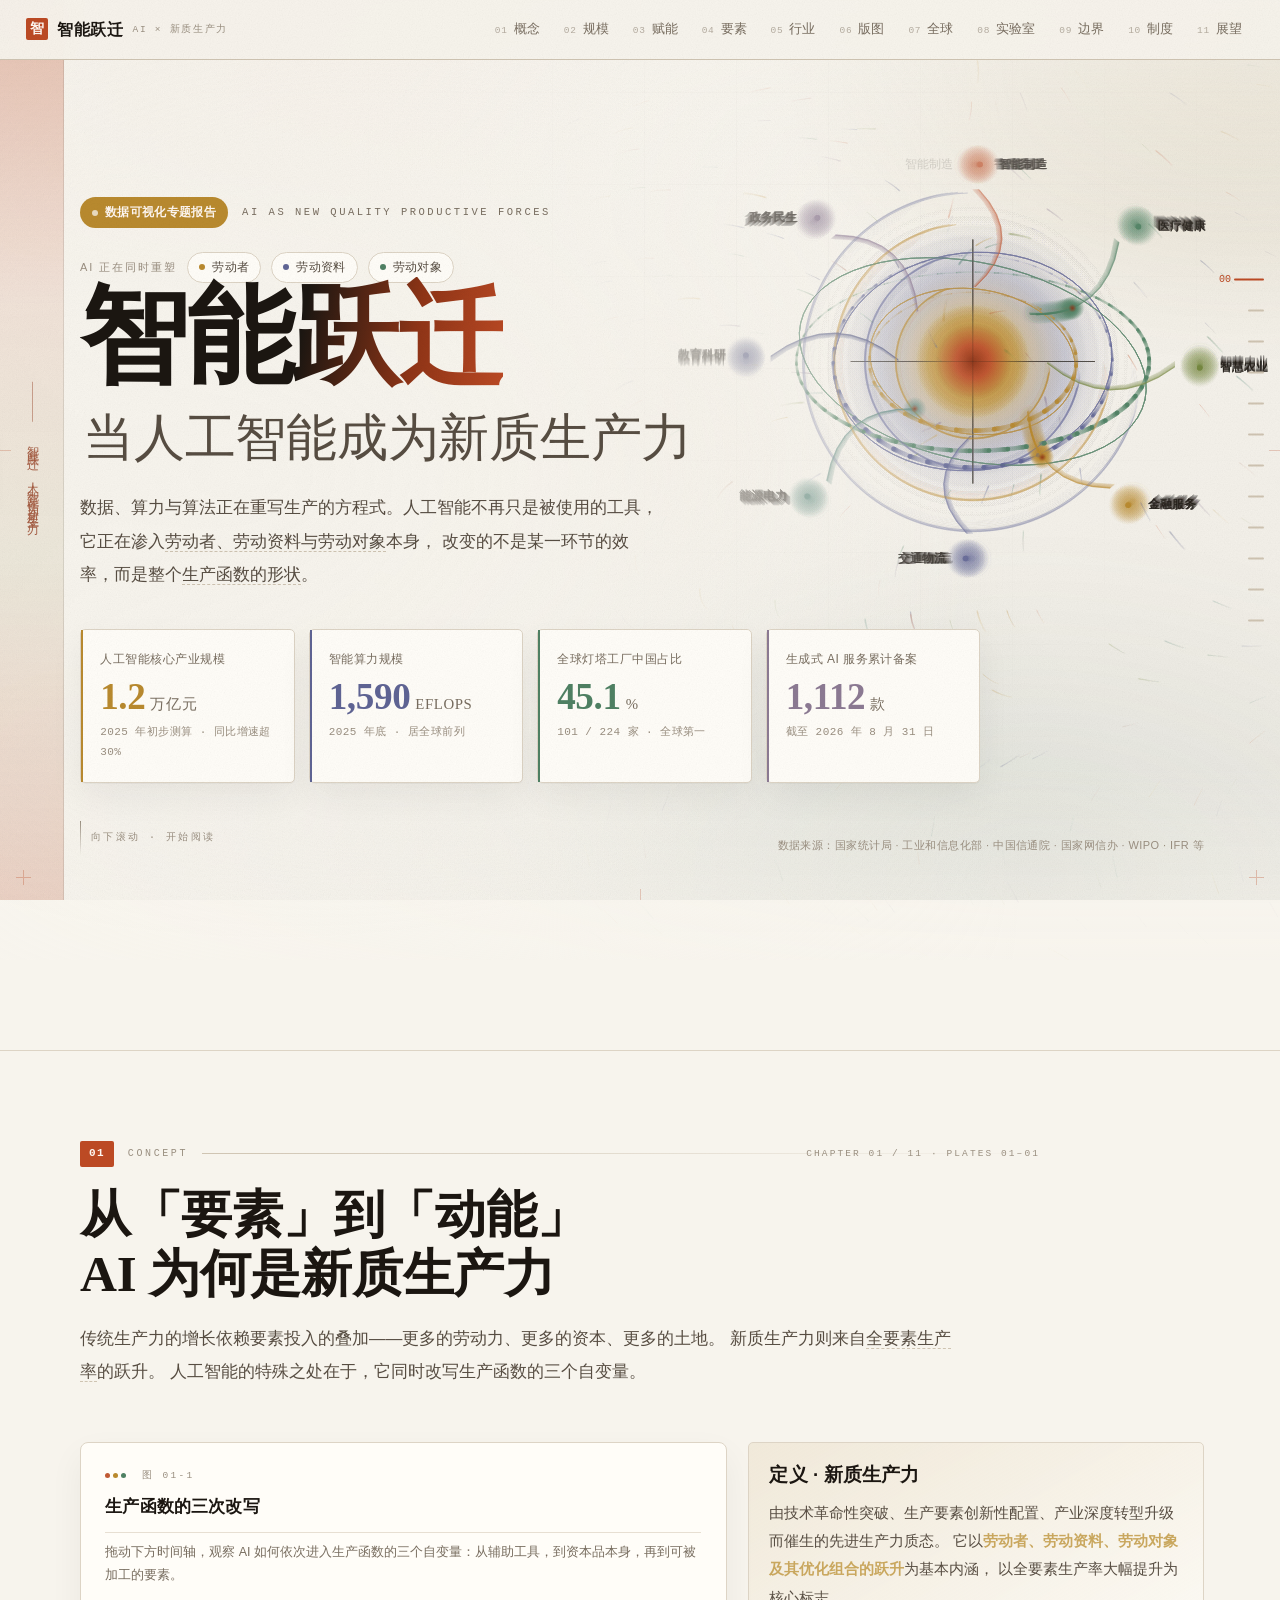
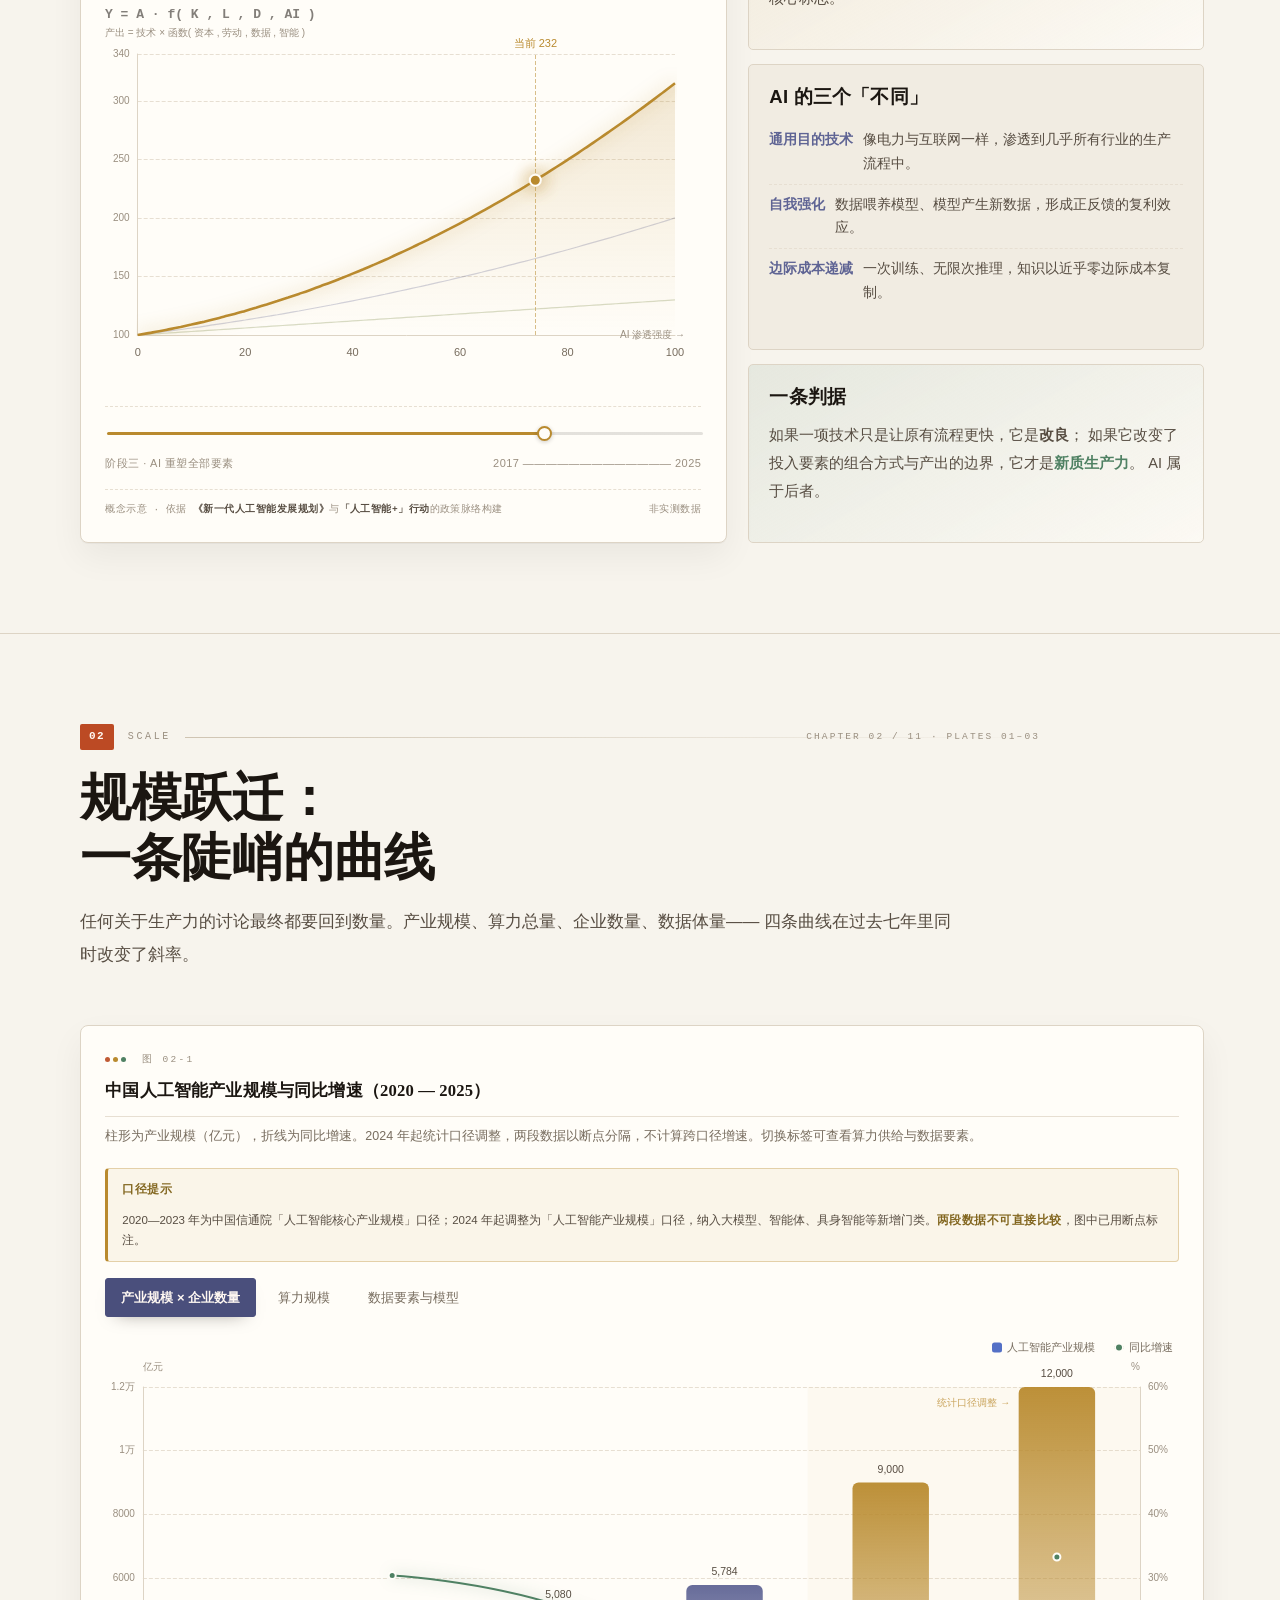
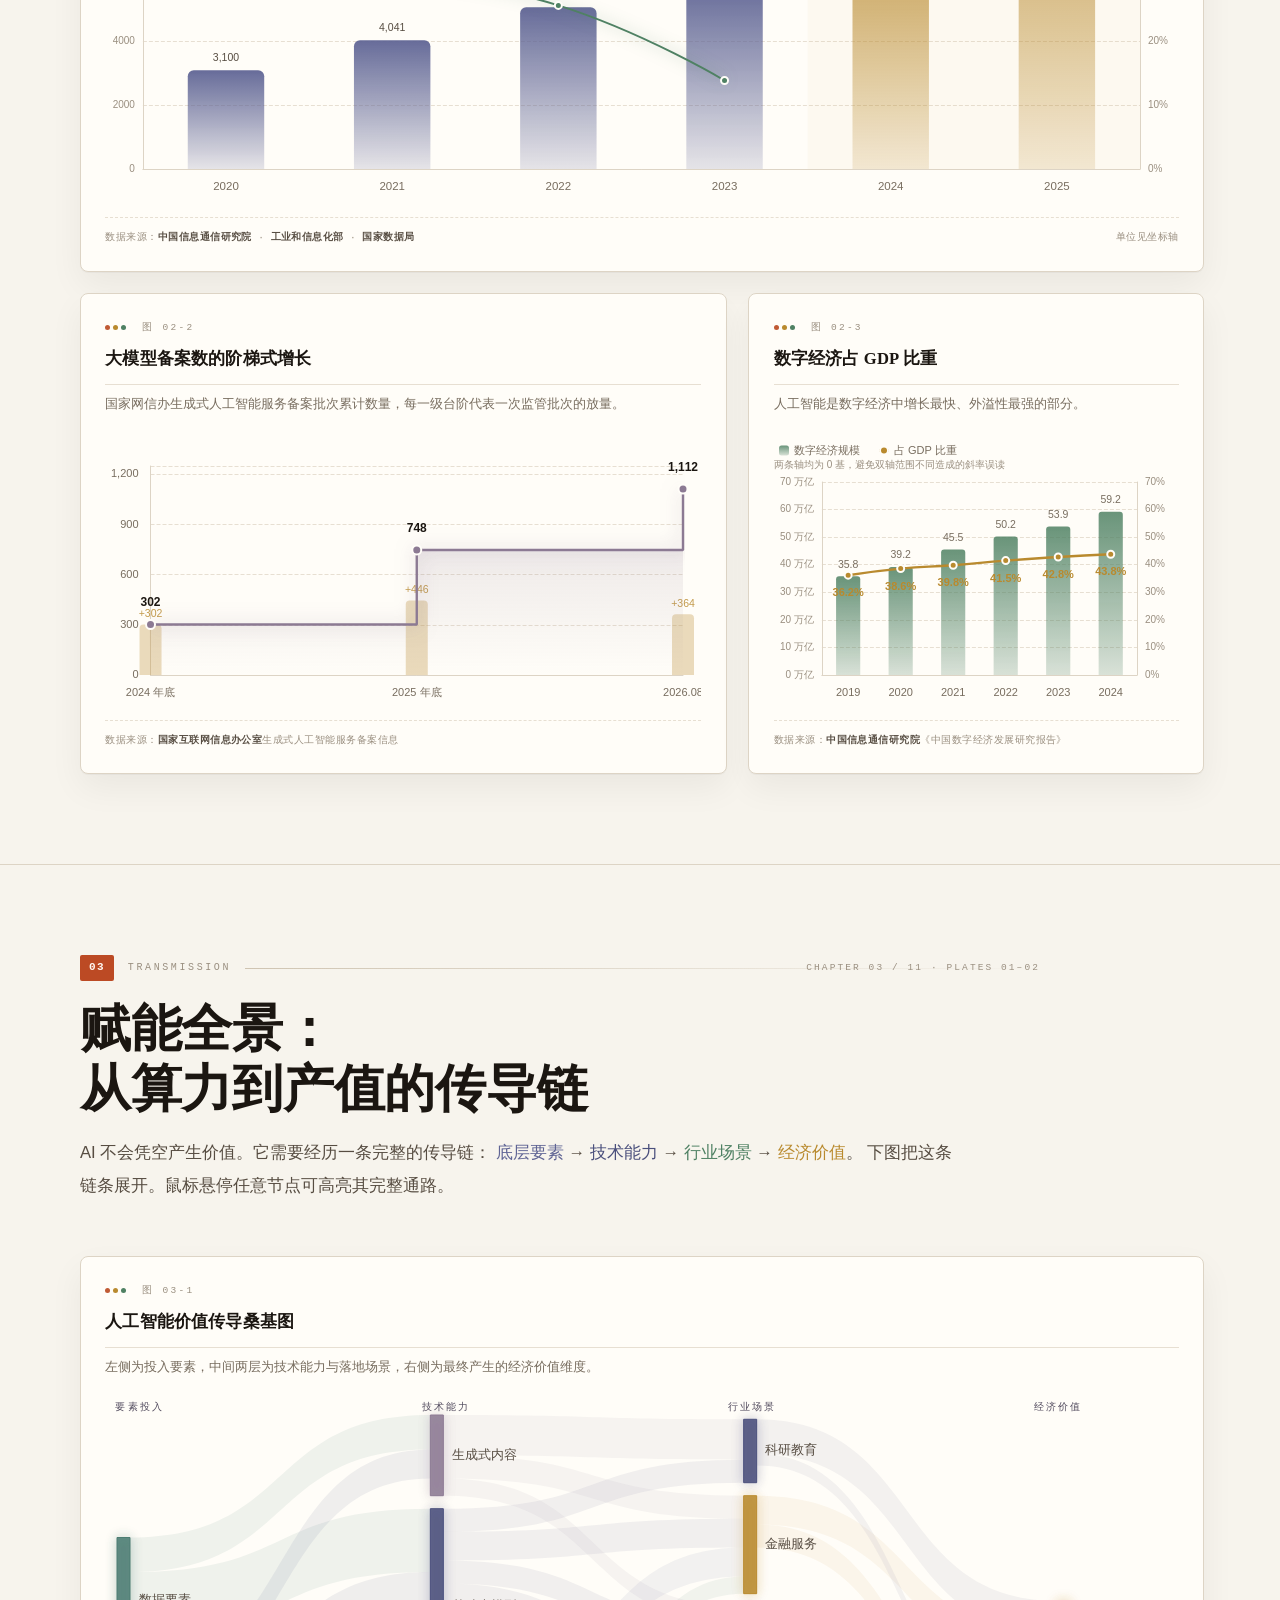
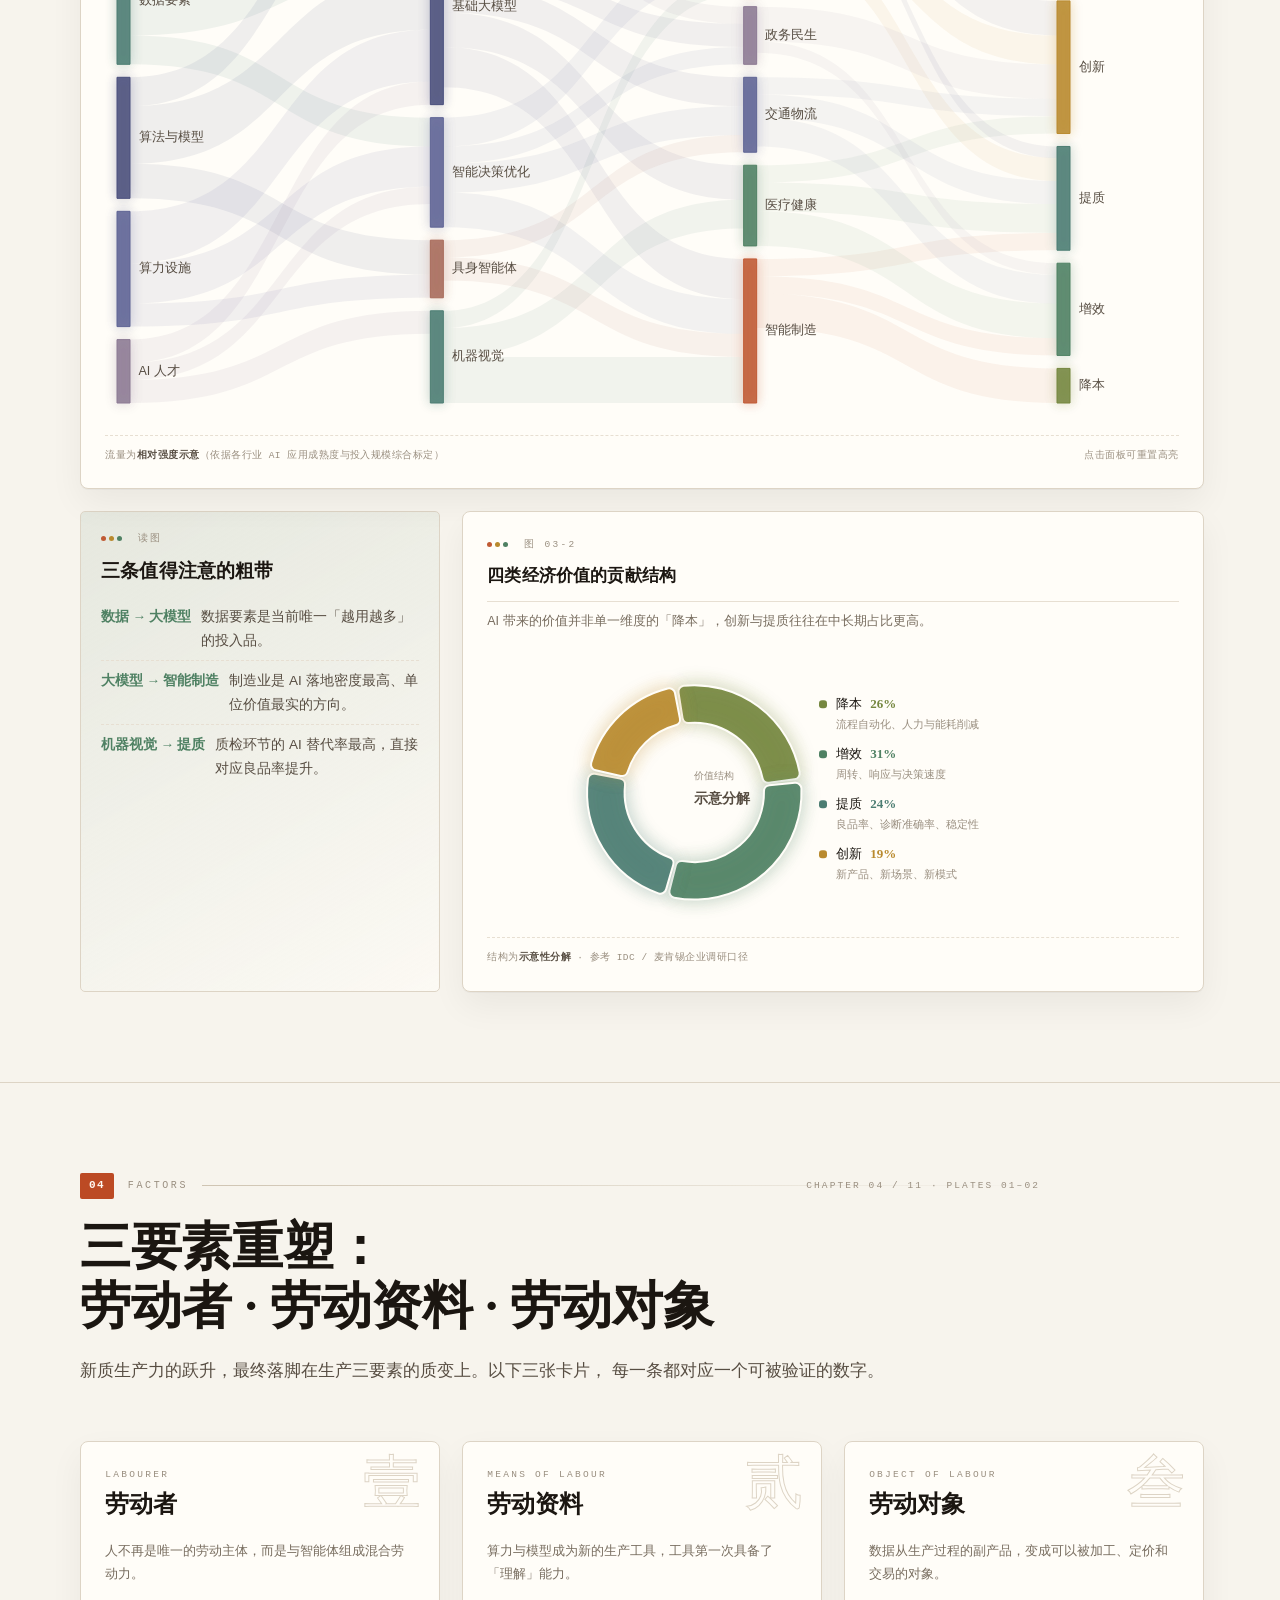
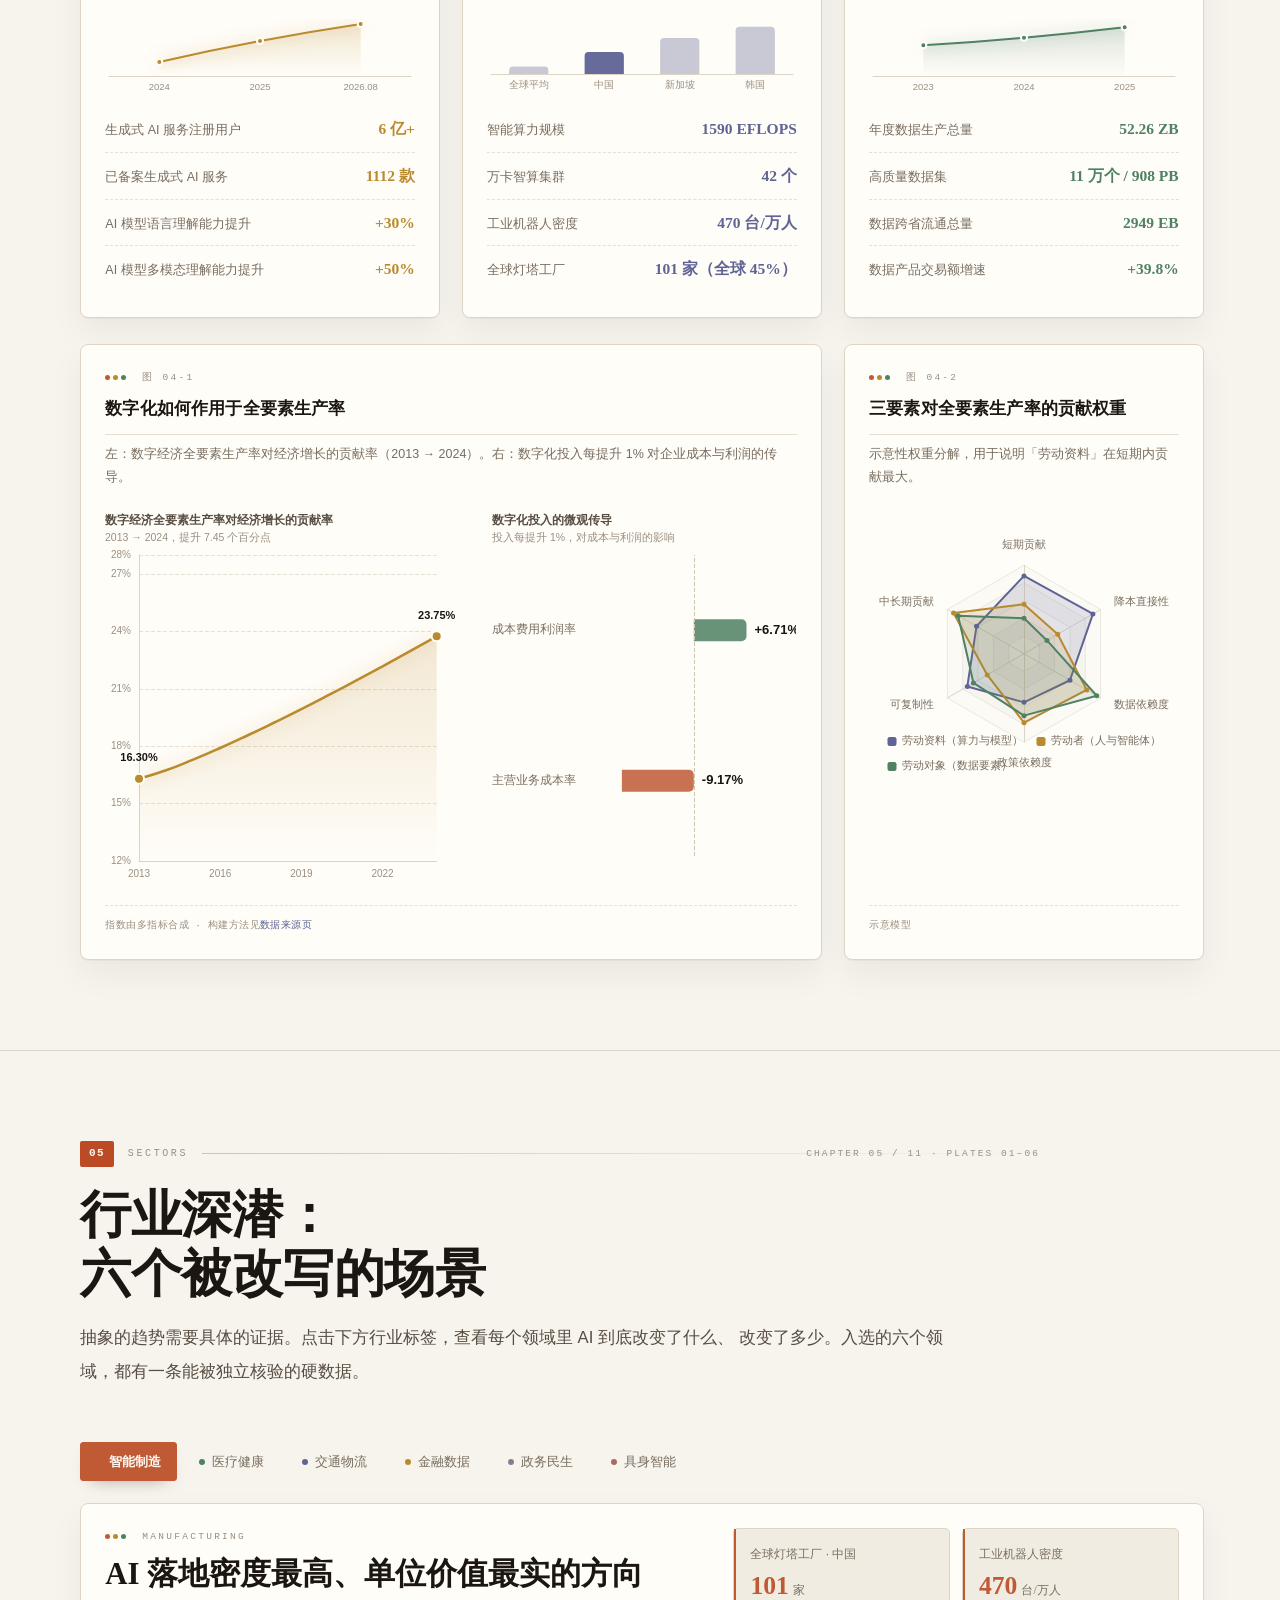
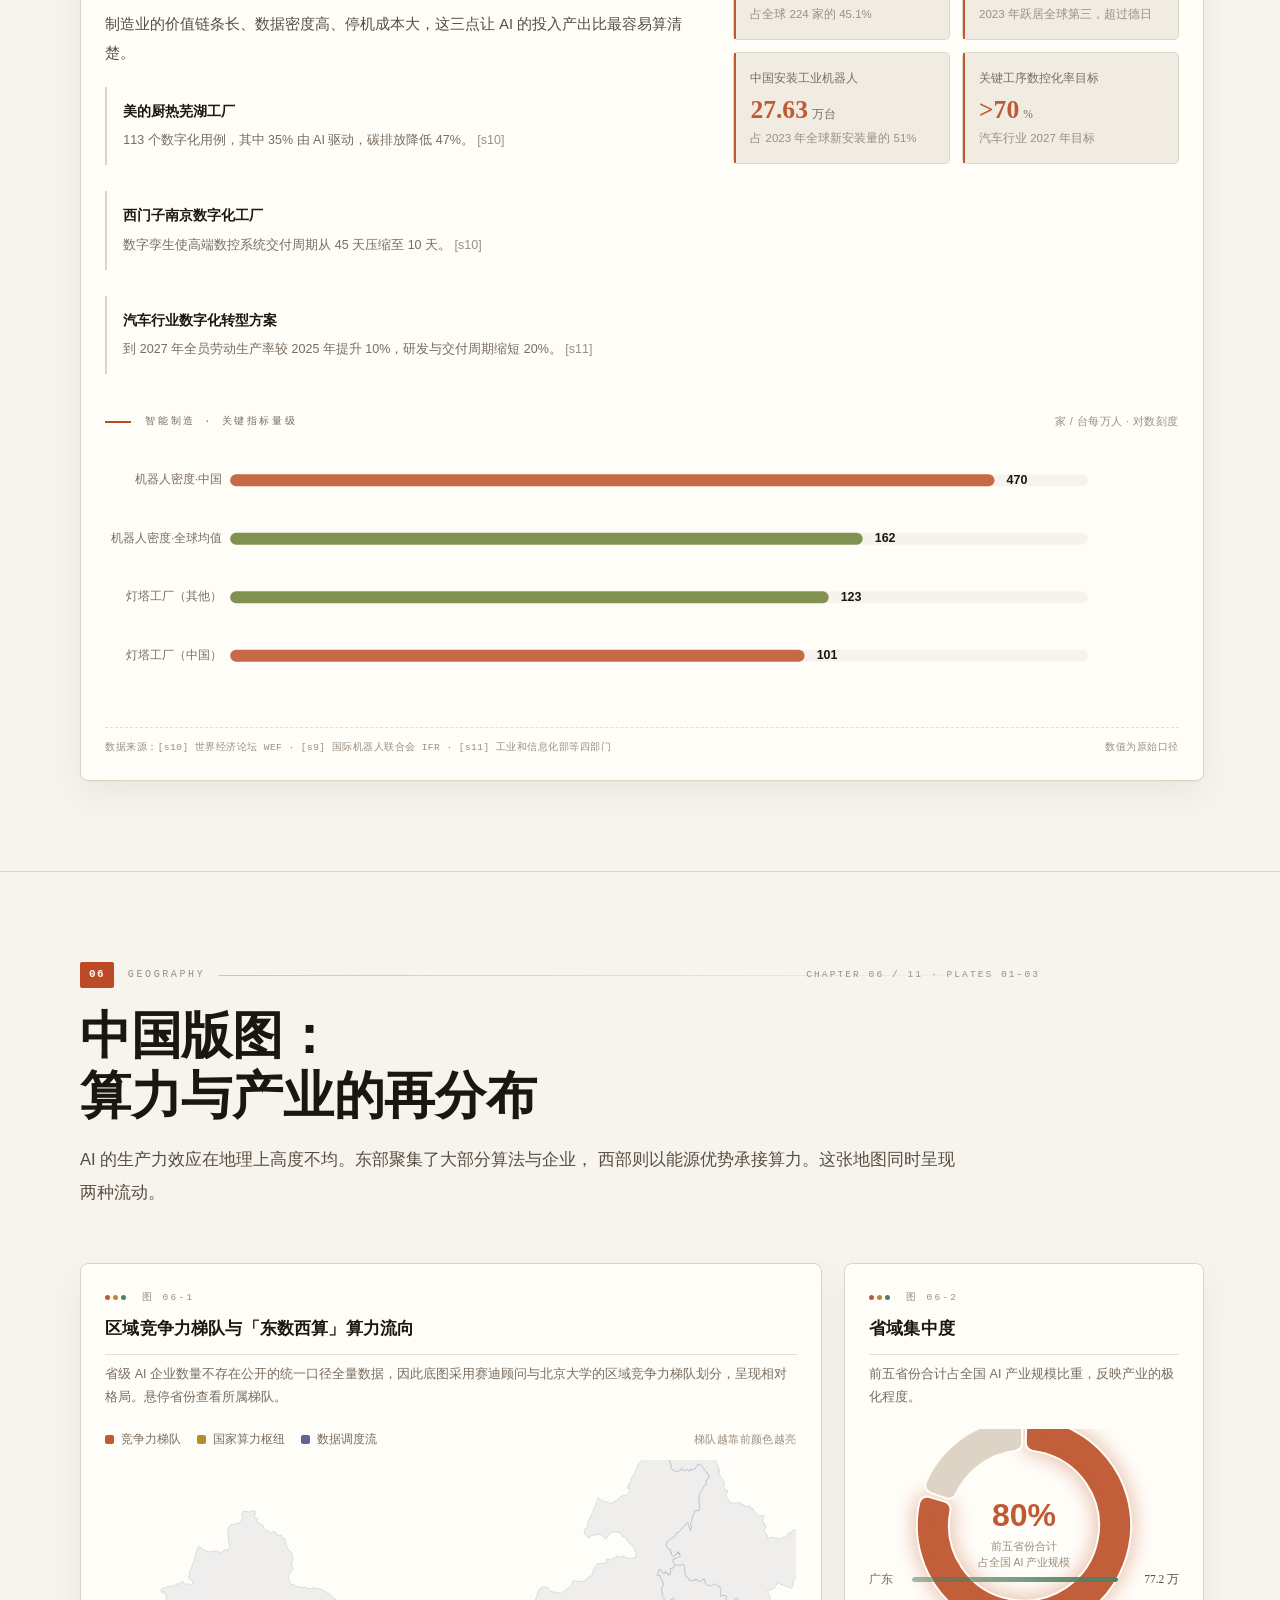
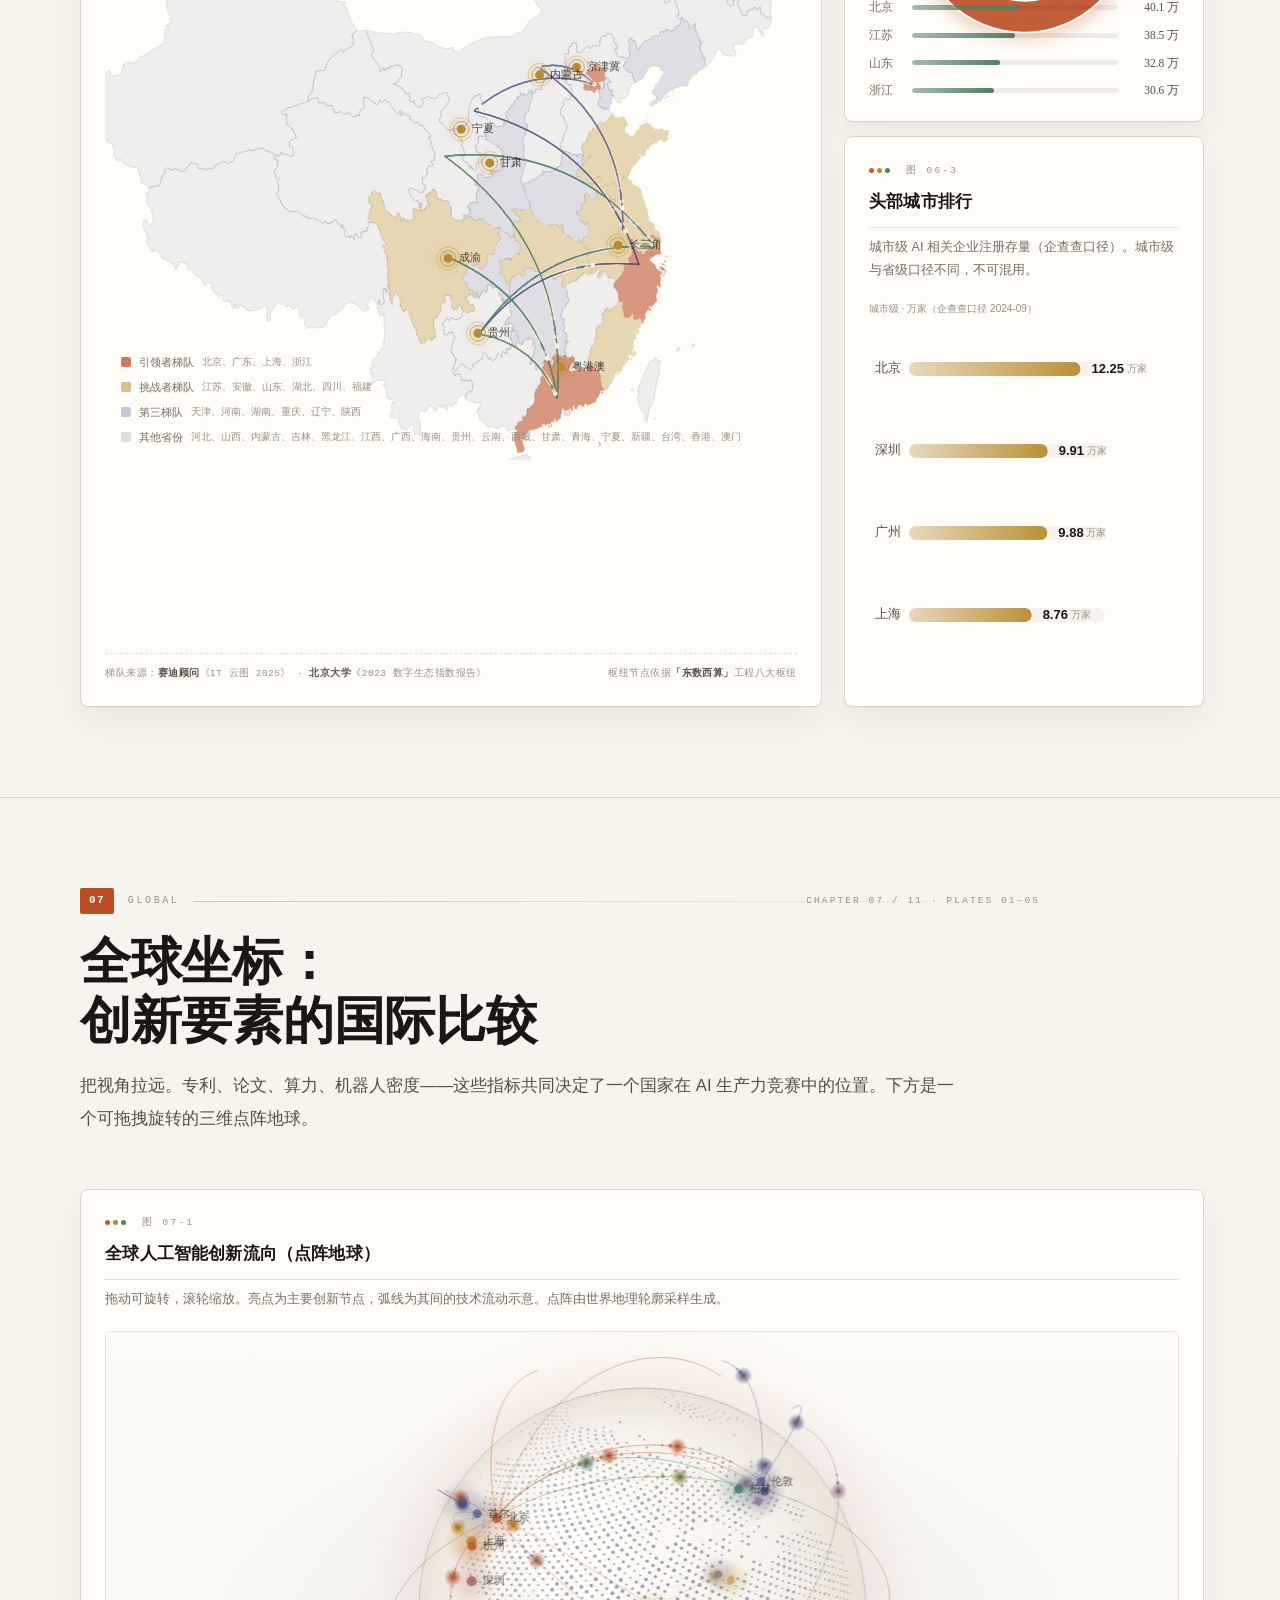
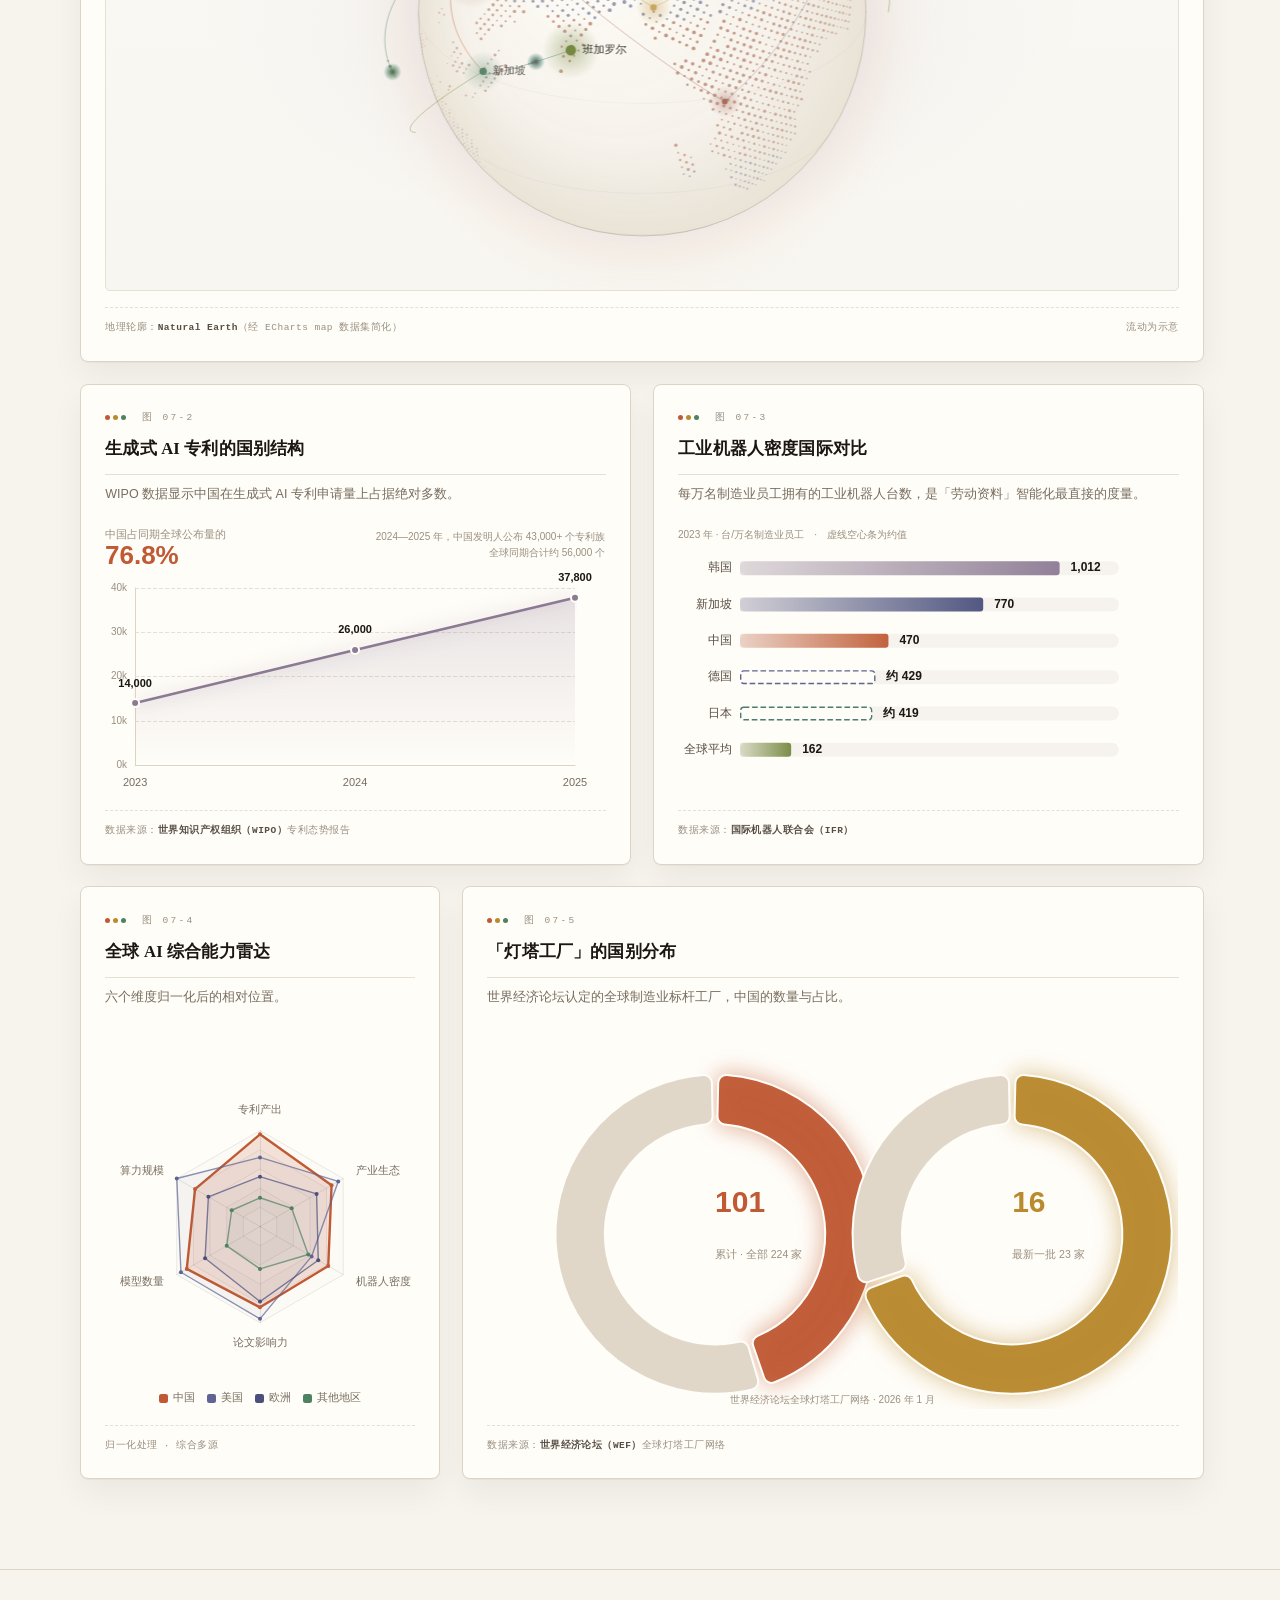
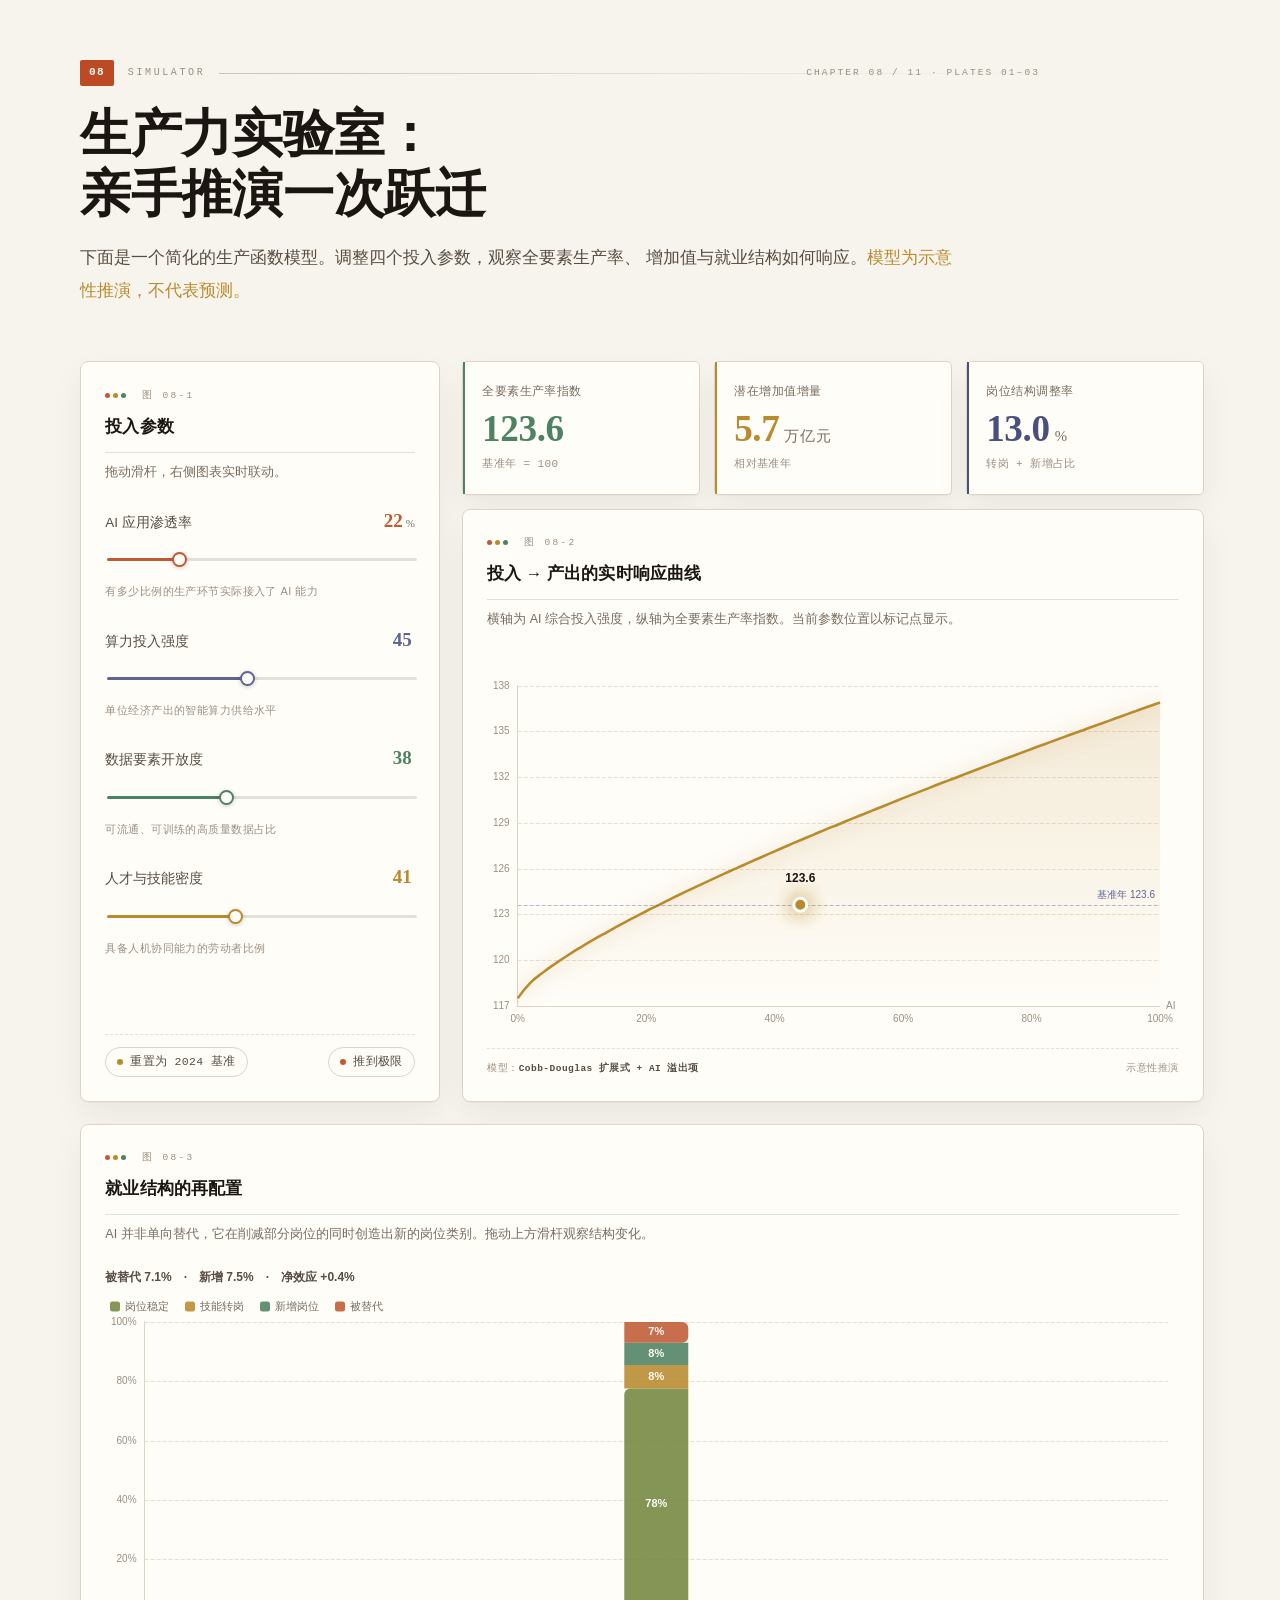
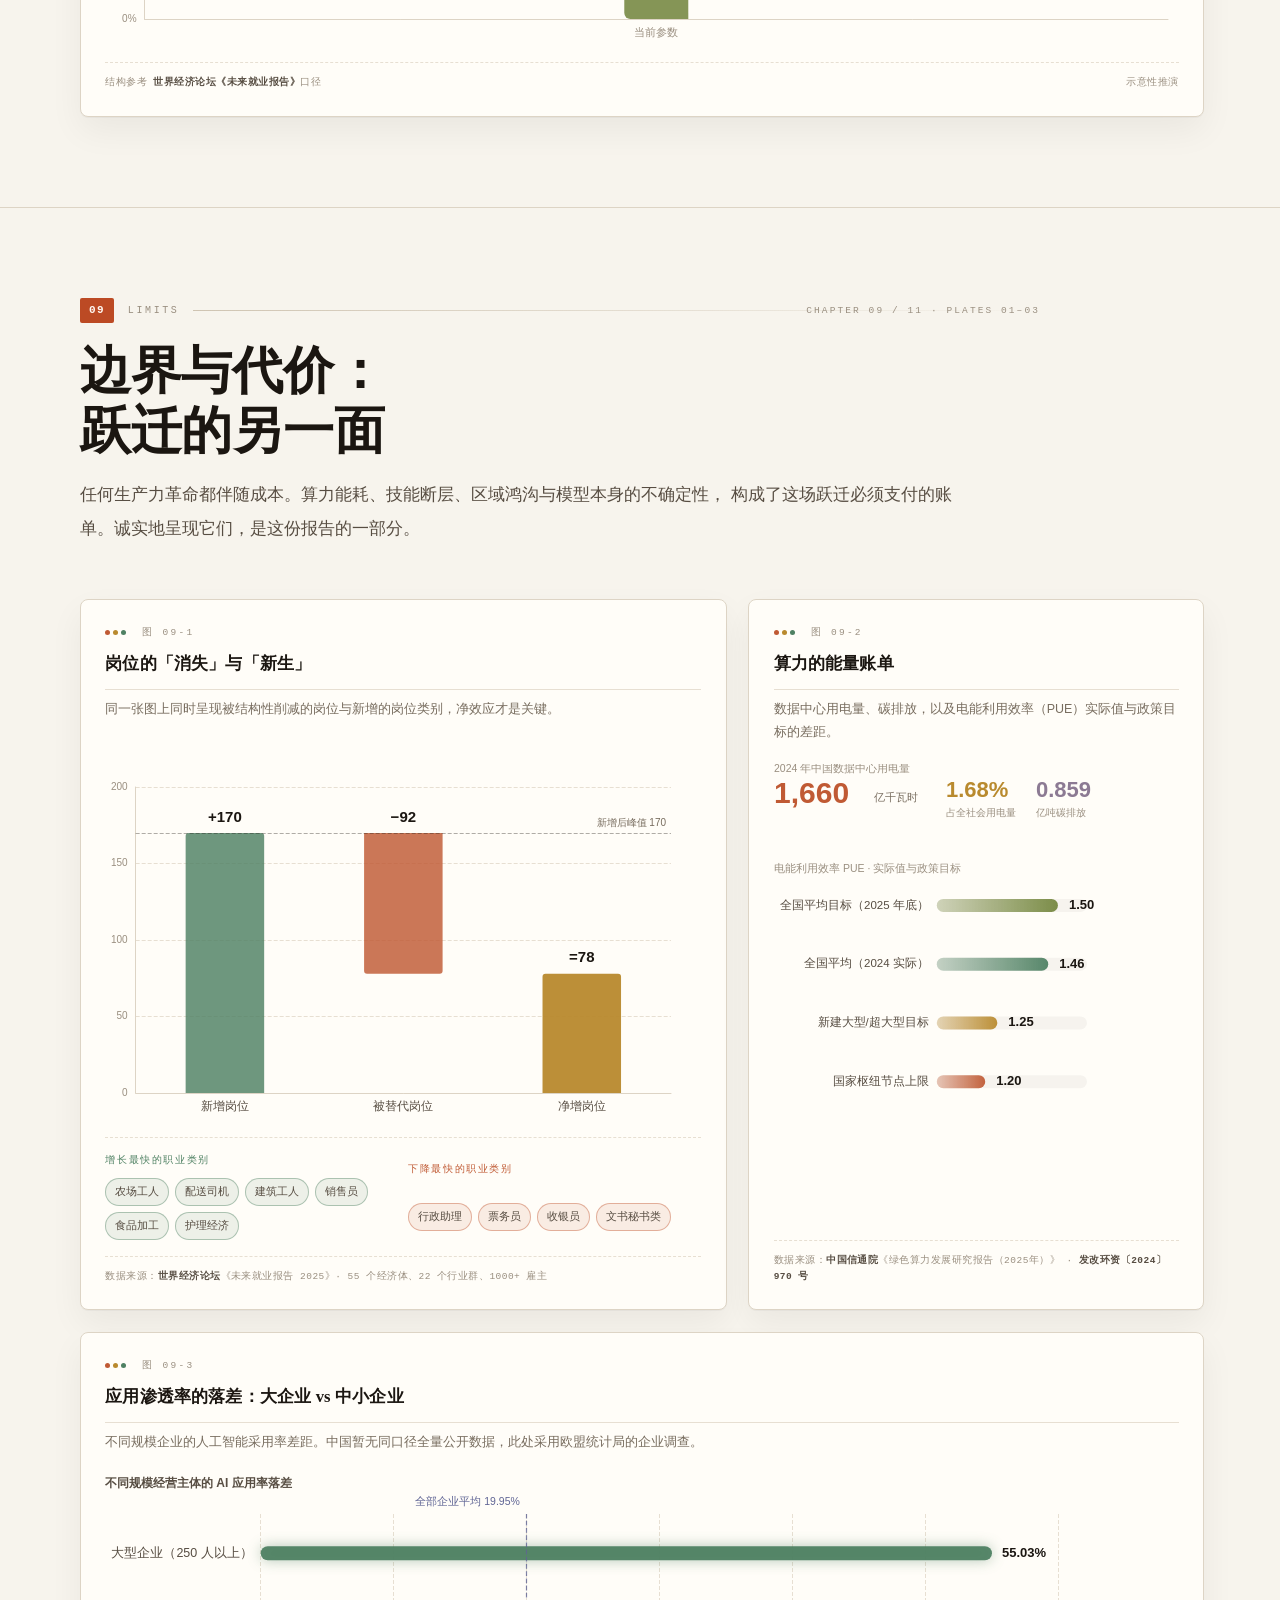
<file: index.html>
<!DOCTYPE html>
<html lang="zh-CN">
<head>
<meta charset="UTF-8">
<meta name="viewport" content="width=device-width, initial-scale=1, viewport-fit=cover">
<title>智能跃迁 · 人工智能作为新质生产力 | 数据可视化报告</title>
<meta name="description" content="用 30+ 组可视化图表解析人工智能如何重塑劳动者、劳动资料与劳动对象，成为新质生产力的核心引擎。">
<meta name="theme-color" content="#0B0910">
<link rel="stylesheet" href="assets/css/tokens.css">
<link rel="stylesheet" href="assets/css/layout.css">
<link rel="stylesheet" href="assets/css/components.css">
<link rel="stylesheet" href="assets/css/viz.css">
</head>
<body>

<!-- ═══════════════ 页边装饰（印刷图录的制版记号） ═══════════════ -->
<div class="edge-band" data-tone="1" aria-hidden="true"></div>
<span class="edge-label" aria-hidden="true">智能跃迁 · 人工智能作为新质生产力</span>
<div class="regmark" aria-hidden="true"><i></i><i></i><i></i><i></i><i></i><i></i><i></i><i></i><i></i><i></i><i></i><i></i></div>

<!-- ═══════════════ 背景色晕 ═══════════════ -->
<div class="bg-field" aria-hidden="true">
  <div class="bg-field__mesh"></div>
  <div class="bg-field__grid"></div>
</div>
<div class="cursor-glow" id="cursorGlow" aria-hidden="true"></div>

<!-- ═══════════════ 载入页 ═══════════════ -->
<div class="boot" id="boot">
  <div class="boot__inner">
    <div class="boot__mark">智能跃迁</div>
    <div class="boot__bar"><i id="bootBar"></i></div>
    <div class="row row--sb">
      <span class="boot__pct">LOADING ASSETS</span>
      <span class="boot__pct" id="bootPct">000</span>
    </div>
    <p class="boot__hint t-micro">正在装载 33 组可视化 · 数据源已本地内置</p>
  </div>
</div>

<!-- ═══════════════ 顶部 ═══════════════ -->
<div class="topline"><i id="topProgress"></i></div>

<header class="topbar" id="topbar">
  <a class="brand" href="#ch-00">
    <span class="brand__dot" aria-hidden="true">智</span>
    <span class="brand__name">智能跃迁</span>
    <span class="brand__sub">AI × 新质生产力</span>
  </a>
  <nav class="topnav" aria-label="章节导航">
    <a href="#ch-01" data-ch="01">概念</a>
    <a href="#ch-02" data-ch="02">规模</a>
    <a href="#ch-03" data-ch="03">赋能</a>
    <a href="#ch-04" data-ch="04">要素</a>
    <a href="#ch-05" data-ch="05">行业</a>
    <a href="#ch-06" data-ch="06">版图</a>
    <a href="#ch-07" data-ch="07">全球</a>
    <a href="#ch-08" data-ch="08">实验室</a>
    <a href="#ch-09" data-ch="09">边界</a>
    <a href="#ch-10" data-ch="10">制度</a>
    <a href="#ch-11" data-ch="11">展望</a>
  </nav>
</header>

<!-- ═══════════════ 右侧章节轨道 ═══════════════ -->
<nav class="rail" aria-label="章节定位">
  <div class="rail__item is-active" data-target="ch-00"><span class="rail__no">00</span><span class="rail__tick"></span></div>
  <div class="rail__item" data-target="ch-01"><span class="rail__no">01</span><span class="rail__tick"></span></div>
  <div class="rail__item" data-target="ch-02"><span class="rail__no">02</span><span class="rail__tick"></span></div>
  <div class="rail__item" data-target="ch-03"><span class="rail__no">03</span><span class="rail__tick"></span></div>
  <div class="rail__item" data-target="ch-04"><span class="rail__no">04</span><span class="rail__tick"></span></div>
  <div class="rail__item" data-target="ch-05"><span class="rail__no">05</span><span class="rail__tick"></span></div>
  <div class="rail__item" data-target="ch-06"><span class="rail__no">06</span><span class="rail__tick"></span></div>
  <div class="rail__item" data-target="ch-07"><span class="rail__no">07</span><span class="rail__tick"></span></div>
  <div class="rail__item" data-target="ch-08"><span class="rail__no">08</span><span class="rail__tick"></span></div>
  <div class="rail__item" data-target="ch-09"><span class="rail__no">09</span><span class="rail__tick"></span></div>
  <div class="rail__item" data-target="ch-10"><span class="rail__no">10</span><span class="rail__tick"></span></div>
  <div class="rail__item" data-target="ch-11"><span class="rail__no">11</span><span class="rail__tick"></span></div>
</nav>

<main class="page">

<!-- ══════════════════════════════════════════════════════════
     CH 00 · 首屏
     ══════════════════════════════════════════════════════════ -->
<section class="chapter chapter--flush" id="ch-00" data-chapter>
  <div class="hero">
    <canvas class="hero__canvas" id="heroCanvas" aria-hidden="true"></canvas>
    <div class="hero__veil" aria-hidden="true"></div>
    <div class="wrap hero__inner">
      <div class="hero__tag">
        <span class="pill pill--solid" style="--pill-c:var(--c-amber)"><i></i>数据可视化专题报告</span>
        <span class="u-eyebrow">AI AS NEW QUALITY PRODUCTIVE FORCES</span>
      </div>

      <div class="hero__factors">
        <span class="t-micro" style="letter-spacing:.18em">AI 正在同时重塑</span>
        <span class="pill" style="--pill-c:var(--c-amber)"><i></i>劳动者</span>
        <span class="pill" style="--pill-c:var(--c-azure)"><i></i>劳动资料</span>
        <span class="pill" style="--pill-c:var(--c-jade)"><i></i>劳动对象</span>
      </div>

      <h1 class="hero__title t-hero">
        <span class="u-grad-text">智能跃迁</span>
        <span class="l2 t-h2" style="color:var(--text-2);font-weight:300;margin-top:18px">当人工智能成为新质生产力</span>
      </h1>

      <p class="hero__sub t-lede">
        数据、算力与算法正在重写生产的方程式。人工智能不再只是被使用的工具，
        它正在渗入<span class="tip" data-tip="新质生产力由技术革命性突破、生产要素创新性配置、产业深度转型升级而催生，以劳动者、劳动资料、劳动对象及其优化组合的跃升为基本内涵。">劳动者、劳动资料与劳动对象</span>本身，
        改变的不是某一环节的效率，而是整个<span class="tip" data-tip="生产函数描述投入（劳动、资本、技术）与产出之间的关系。AI 同时改变投入的质量与组合方式，因而改变的是函数形式本身。">生产函数的形状</span>。
      </p>

      <div class="hero__kpis" id="heroKpis"><!-- 由 shell.js 注入 --></div>

      <div class="hero__foot">
        <span class="scroll-hint"><i></i>向下滚动 · 开始阅读</span>
        <div class="row" style="gap:18px">
          <span class="t-micro">数据来源：国家统计局 · 工业和信息化部 · 中国信通院 · 国家网信办 · WIPO · IFR 等</span>
        </div>
      </div>
    </div>
  </div>
</section>

<!-- ══════════════════════════════════════════════════════════
     CH 01 · 概念解构
     ══════════════════════════════════════════════════════════ -->
<section class="chapter" id="ch-01" data-chapter>
  <div class="wrap wrap--wide">
    <header class="chapter__head reveal">
      <div class="chapter__meta">
        <span class="chapter__no">01</span>
        <span class="chapter__kicker">Concept</span>
        <span class="chapter__rule"></span>
      </div>
      <h2 class="chapter__title t-h2">从「要素」到「动能」<br>AI 为何是新质生产力</h2>
      <p class="chapter__lede t-lede">
        传统生产力的增长依赖要素投入的叠加——更多的劳动力、更多的资本、更多的土地。
        新质生产力则来自<span class="tip" data-tip="全要素生产率（Total Factor Productivity）：产出增长中不能被劳动和资本投入增长解释的部分，通常被视为技术进步与效率改善的度量。">全要素生产率</span>的跃升。
        人工智能的特殊之处在于，它同时改写生产函数的三个自变量。
      </p>
    </header>

    <div class="chapter__grid">
      <div class="grid">
        <figure class="panel sp-7 reveal" data-glow="amber">
          <figcaption class="panel__cap">
            <span class="panel__no">图 01-1</span>
            <h3 class="panel__title">生产函数的三次改写</h3>
            <p class="panel__note">拖动下方时间轴，观察 AI 如何依次进入生产函数的三个自变量：从辅助工具，到资本品本身，再到可被加工的要素。</p>
          </figcaption>
          <div class="panel__body">
            <div class="chart chart--m" id="c-eq"></div>
            <div class="eq__slider">
              <input type="range" id="eqRange" min="0" max="100" value="12" style="--sim-c:var(--c-amber);--fill:12%">
              <div class="row row--sb">
                <span class="t-micro" id="eqLabel">阶段一 · AI 作为辅助工具</span>
                <span class="t-micro">2017 ————————————— 2025</span>
              </div>
            </div>
          </div>
          <div class="panel__foot">
            <span>概念示意 · 依据 <b>《新一代人工智能发展规划》</b>与<b>「人工智能+」行动</b>的政策脉络构建</span>
            <span>非实测数据</span>
          </div>
        </figure>

        <div class="sp-5 stack reveal" data-delay="1">
          <div class="note-card note-card--amber">
            <h3 class="t-h3" style="margin-bottom:10px">定义 · 新质生产力</h3>
            <p class="t-body">
              由技术革命性突破、生产要素创新性配置、产业深度转型升级而催生的先进生产力质态。
              它以<b style="color:var(--c-sand);font-weight:600">劳动者、劳动资料、劳动对象及其优化组合的跃升</b>为基本内涵，
              以全要素生产率大幅提升为核心标志。
            </p>
          </div>
          <div class="note-card">
            <h3 class="t-h3" style="margin-bottom:10px">AI 的三个「不同」</h3>
            <ul class="factor__list" style="--factor-c:var(--c-azure)">
              <li><b>通用目的技术</b><span>像电力与互联网一样，渗透到几乎所有行业的生产流程中。</span></li>
              <li><b>自我强化</b><span>数据喂养模型、模型产生新数据，形成正反馈的复利效应。</span></li>
              <li><b>边际成本递减</b><span>一次训练、无限次推理，知识以近乎零边际成本复制。</span></li>
            </ul>
          </div>
          <div class="note-card note-card--jade">
            <h3 class="t-h3" style="margin-bottom:10px">一条判据</h3>
            <p class="t-body">
              如果一项技术只是让原有流程更快，它是<b>改良</b>；
              如果它改变了投入要素的组合方式与产出的边界，它才是<b style="color:var(--c-jade)">新质生产力</b>。
              AI 属于后者。
            </p>
          </div>
        </div>
      </div>
    </div>
  </div>
</section>

<!-- ══════════════════════════════════════════════════════════
     CH 02 · 规模跃迁
     ══════════════════════════════════════════════════════════ -->
<section class="chapter" id="ch-02" data-chapter>
  <div class="wrap wrap--wide">
    <header class="chapter__head reveal">
      <div class="chapter__meta">
        <span class="chapter__no">02</span>
        <span class="chapter__kicker">Scale</span>
        <span class="chapter__rule"></span>
      </div>
      <h2 class="chapter__title t-h2">规模跃迁：<br>一条陡峭的曲线</h2>
      <p class="chapter__lede t-lede">
        任何关于生产力的讨论最终都要回到数量。产业规模、算力总量、企业数量、数据体量——
        四条曲线在过去七年里同时改变了斜率。
      </p>
    </header>

    <div class="chapter__grid">
      <div class="grid">
        <figure class="panel sp-12 reveal" data-glow="indigo">
          <figcaption class="panel__cap">
            <span class="panel__no">图 02-1</span>
            <h3 class="panel__title">中国人工智能产业规模与同比增速（2020 — 2025）</h3>
            <p class="panel__note">柱形为产业规模（亿元），折线为同比增速。2024 年起统计口径调整，两段数据以断点分隔，不计算跨口径增速。切换标签可查看算力供给与数据要素。</p>
          </figcaption>
          <div class="panel__body">
            <div class="caliber-note">
              <b>口径提示</b>
              <span>2020—2023 年为中国信通院「人工智能核心产业规模」口径；2024 年起调整为「人工智能产业规模」口径，纳入大模型、智能体、具身智能等新增门类。<b>两段数据不可直接比较</b>，图中已用断点标注。</span>
            </div>
            <div class="tabs" data-tabs style="margin-bottom:14px;--tab-c:var(--c-indigo)">
              <button class="tabs__btn is-active" data-pane="scale-a" data-tab-c="#8E8ACB">产业规模 × 企业数量</button>
              <button class="tabs__btn" data-pane="scale-b" data-tab-c="#7FA8C9">算力规模</button>
              <button class="tabs__btn" data-pane="scale-c" data-tab-c="#7FB8A4">数据要素与模型</button>
            </div>
            <div class="tabpane is-active" id="scale-a"><div class="chart chart--l" id="c-scale-a"></div></div>
            <div class="tabpane" id="scale-b"><div class="chart chart--l" id="c-scale-b"></div></div>
            <div class="tabpane" id="scale-c"><div class="chart chart--l" id="c-scale-c"></div></div>
          </div>
          <div class="panel__foot" id="scaleSrc"><span>数据来源：<b>中国信息通信研究院</b> · <b>工业和信息化部</b> · <b>国家数据局</b></span><span>单位见坐标轴</span></div>
        </figure>

        <figure class="panel sp-7 reveal" data-glow="coral">
          <figcaption class="panel__cap">
            <span class="panel__no">图 02-2</span>
            <h3 class="panel__title">大模型备案数的阶梯式增长</h3>
            <p class="panel__note">国家网信办生成式人工智能服务备案批次累计数量，每一级台阶代表一次监管批次的放量。</p>
          </figcaption>
          <div class="panel__body"><div class="chart chart--s" id="c-models"></div></div>
          <div class="panel__foot"><span>数据来源：<b>国家互联网信息办公室</b>生成式人工智能服务备案信息</span></div>
        </figure>

        <figure class="panel sp-5 reveal" data-delay="1" data-glow="jade">
          <figcaption class="panel__cap">
            <span class="panel__no">图 02-3</span>
            <h3 class="panel__title">数字经济占 GDP 比重</h3>
            <p class="panel__note">人工智能是数字经济中增长最快、外溢性最强的部分。</p>
          </figcaption>
          <div class="panel__body"><div class="chart chart--s" id="c-digital"></div></div>
          <div class="panel__foot"><span>数据来源：<b>中国信息通信研究院</b>《中国数字经济发展研究报告》</span></div>
        </figure>
      </div>
    </div>
  </div>
</section>

<!-- ══════════════════════════════════════════════════════════
     CH 03 · 赋能全景（桑基）
     ══════════════════════════════════════════════════════════ -->
<section class="chapter" id="ch-03" data-chapter>
  <div class="wrap wrap--wide">
    <header class="chapter__head reveal">
      <div class="chapter__meta">
        <span class="chapter__no">03</span>
        <span class="chapter__kicker">Transmission</span>
        <span class="chapter__rule"></span>
      </div>
      <h2 class="chapter__title t-h2">赋能全景：<br>从算力到产值的传导链</h2>
      <p class="chapter__lede t-lede">
        AI 不会凭空产生价值。它需要经历一条完整的传导链：
        <b style="color:var(--c-azure);font-weight:500">底层要素</b> →
        <b style="color:var(--c-indigo);font-weight:500">技术能力</b> →
        <b style="color:var(--c-jade);font-weight:500">行业场景</b> →
        <b style="color:var(--c-amber);font-weight:500">经济价值</b>。
        下图把这条链条展开。鼠标悬停任意节点可高亮其完整通路。
      </p>
    </header>

    <div class="chapter__grid">
      <div class="grid">
        <figure class="panel sp-12 reveal" data-glow="azure">
          <figcaption class="panel__cap">
            <span class="panel__no">图 03-1</span>
            <h3 class="panel__title">人工智能价值传导桑基图</h3>
            <p class="panel__note">左侧为投入要素，中间两层为技术能力与落地场景，右侧为最终产生的经济价值维度。</p>
          </figcaption>
          <div class="panel__body"><div class="chart" id="c-sankey" style="height:620px"></div></div>
          <div class="panel__foot"><span>流量为<b>相对强度示意</b>（依据各行业 AI 应用成熟度与投入规模综合标定）</span><span>点击面板可重置高亮</span></div>
        </figure>

        <div class="sp-4 reveal" data-delay="1">
          <div class="note-card note-card--jade" style="height:100%">
            <span class="panel__no">读图</span>
            <h3 class="t-h3" style="margin:10px 0 12px">三条值得注意的粗带</h3>
            <ul class="factor__list" style="--factor-c:var(--c-jade)">
              <li><b>数据 → 大模型</b><span>数据要素是当前唯一「越用越多」的投入品。</span></li>
              <li><b>大模型 → 智能制造</b><span>制造业是 AI 落地密度最高、单位价值最实的方向。</span></li>
              <li><b>机器视觉 → 提质</b><span>质检环节的 AI 替代率最高，直接对应良品率提升。</span></li>
            </ul>
          </div>
        </div>

        <div class="sp-8 reveal" data-delay="2">
          <figure class="panel" data-glow="amber">
            <figcaption class="panel__cap">
              <span class="panel__no">图 03-2</span>
              <h3 class="panel__title">四类经济价值的贡献结构</h3>
              <p class="panel__note">AI 带来的价值并非单一维度的「降本」，创新与提质往往在中长期占比更高。</p>
            </figcaption>
            <div class="panel__body"><div class="chart chart--s" id="c-value"></div></div>
            <div class="panel__foot"><span>结构为<b>示意性分解</b> · 参考 IDC / 麦肯锡企业调研口径</span></div>
          </figure>
        </div>
      </div>
    </div>
  </div>
</section>

<!-- ══════════════════════════════════════════════════════════
     CH 04 · 三要素
     ══════════════════════════════════════════════════════════ -->
<section class="chapter" id="ch-04" data-chapter>
  <div class="wrap wrap--wide">
    <header class="chapter__head reveal">
      <div class="chapter__meta">
        <span class="chapter__no">04</span>
        <span class="chapter__kicker">Factors</span>
        <span class="chapter__rule"></span>
      </div>
      <h2 class="chapter__title t-h2">三要素重塑：<br>劳动者 · 劳动资料 · 劳动对象</h2>
      <p class="chapter__lede t-lede">
        新质生产力的跃升，最终落脚在生产三要素的质变上。以下三张卡片，
        每一条都对应一个可被验证的数字。
      </p>
    </header>

    <div class="chapter__grid">
      <div class="grid" id="factorCards"><!-- 由 charts 注入 --></div>

      <div class="grid" style="margin-top:26px">
        <figure class="panel sp-8 reveal" data-glow="indigo">
          <figcaption class="panel__cap">
            <span class="panel__no">图 04-1</span>
            <h3 class="panel__title">数字化如何作用于全要素生产率</h3>
            <p class="panel__note">左：数字经济全要素生产率对经济增长的贡献率（2013 → 2024）。右：数字化投入每提升 1% 对企业成本与利润的传导。</p>
          </figcaption>
          <div class="panel__body"><div class="chart chart--m" id="c-factor-line"></div></div>
          <div class="panel__foot"><span>指数由多指标合成 · 构建方法见<a href="sources.html#method" style="color:var(--c-azure)">数据来源页</a></span></div>
        </figure>

        <figure class="panel sp-4 reveal" data-delay="1" data-glow="lilac">
          <figcaption class="panel__cap">
            <span class="panel__no">图 04-2</span>
            <h3 class="panel__title">三要素对全要素生产率的贡献权重</h3>
            <p class="panel__note">示意性权重分解，用于说明「劳动资料」在短期内贡献最大。</p>
          </figcaption>
          <div class="panel__body"><div class="chart chart--s" id="c-factor-radar"></div></div>
          <div class="panel__foot"><span>示意模型</span></div>
        </figure>
      </div>
    </div>
  </div>
</section>

<!-- ══════════════════════════════════════════════════════════
     CH 05 · 行业深潜
     ══════════════════════════════════════════════════════════ -->
<section class="chapter" id="ch-05" data-chapter data-tab-scope>
  <div class="wrap wrap--wide">
    <header class="chapter__head reveal">
      <div class="chapter__meta">
        <span class="chapter__no">05</span>
        <span class="chapter__kicker">Sectors</span>
        <span class="chapter__rule"></span>
      </div>
      <h2 class="chapter__title t-h2">行业深潜：<br>六个被改写的场景</h2>
      <p class="chapter__lede t-lede">
        抽象的趋势需要具体的证据。点击下方行业标签，查看每个领域里 AI 到底改变了什么、
        改变了多少。入选的六个领域，都有一条能被独立核验的硬数据。
      </p>
    </header>

    <div class="chapter__grid">
      <div class="tabs" data-tabs id="sectorTabs" style="--tab-c:var(--c-coral)"></div>
      <div id="sectorPanes" style="margin-top:22px"></div>
    </div>
  </div>
</section>

<!-- ══════════════════════════════════════════════════════════
     CH 06 · 中国版图
     ══════════════════════════════════════════════════════════ -->
<section class="chapter" id="ch-06" data-chapter>
  <div class="wrap wrap--wide">
    <header class="chapter__head reveal">
      <div class="chapter__meta">
        <span class="chapter__no">06</span>
        <span class="chapter__kicker">Geography</span>
        <span class="chapter__rule"></span>
      </div>
      <h2 class="chapter__title t-h2">中国版图：<br>算力与产业的再分布</h2>
      <p class="chapter__lede t-lede">
        AI 的生产力效应在地理上高度不均。东部聚集了大部分算法与企业，
        西部则以能源优势承接算力。这张地图同时呈现两种流动。
      </p>
    </header>

    <div class="chapter__grid">
      <div class="grid">
        <figure class="panel sp-8 reveal" data-glow="jade">
          <figcaption class="panel__cap">
            <span class="panel__no">图 06-1</span>
            <h3 class="panel__title">区域竞争力梯队与「东数西算」算力流向</h3>
            <p class="panel__note">省级 AI 企业数量不存在公开的统一口径全量数据，因此底图采用赛迪顾问与北京大学的区域竞争力梯队划分，呈现相对格局。悬停省份查看所属梯队。</p>
          </figcaption>
          <div class="panel__body">
            <div class="row row--sb" style="margin-bottom:10px">
              <div class="legend">
                <span class="legend__i" style="--lg-c:var(--c-coral)"><i></i>竞争力梯队</span>
                <span class="legend__i" style="--lg-c:var(--c-amber)"><i></i>国家算力枢纽</span>
                <span class="legend__i" style="--lg-c:var(--c-azure)"><i></i>数据调度流</span>
              </div>
              <span class="t-micro">梯队越靠前颜色越亮</span>
            </div>
            <div class="chart" id="c-map" style="height:600px"></div>
          </div>
          <div class="panel__foot"><span>梯队来源：<b>赛迪顾问</b>《IT 云图 2025》 · <b>北京大学</b>《2023 数字生态指数报告》</span><span>枢纽节点依据<b>「东数西算」</b>工程八大枢纽</span></div>
        </figure>

        <div class="sp-4 stack reveal" data-delay="1">
          <figure class="panel" data-glow="azure">
            <figcaption class="panel__cap">
              <span class="panel__no">图 06-2</span>
              <h3 class="panel__title">省域集中度</h3>
              <p class="panel__note">前五省份合计占全国 AI 产业规模比重，反映产业的极化程度。</p>
            </figcaption>
            <div class="panel__body"><div class="chart chart--s" id="c-map-ratio"></div></div>
          </figure>
          <figure class="panel" data-glow="coral">
            <figcaption class="panel__cap">
              <span class="panel__no">图 06-3</span>
              <h3 class="panel__title">头部城市排行</h3>
              <p class="panel__note">城市级 AI 相关企业注册存量（企查查口径）。城市级与省级口径不同，不可混用。</p>
            </figcaption>
            <div class="panel__body"><div class="chart chart--m" id="c-map-rank"></div></div>
          </figure>
        </div>
      </div>
    </div>
  </div>
</section>

<!-- ══════════════════════════════════════════════════════════
     CH 07 · 全球坐标
     ══════════════════════════════════════════════════════════ -->
<section class="chapter" id="ch-07" data-chapter>
  <div class="wrap wrap--wide">
    <header class="chapter__head reveal">
      <div class="chapter__meta">
        <span class="chapter__no">07</span>
        <span class="chapter__kicker">Global</span>
        <span class="chapter__rule"></span>
      </div>
      <h2 class="chapter__title t-h2">全球坐标：<br>创新要素的国际比较</h2>
      <p class="chapter__lede t-lede">
        把视角拉远。专利、论文、算力、机器人密度——这些指标共同决定了一个国家在
        AI 生产力竞赛中的位置。下方是一个可拖拽旋转的三维点阵地球。
      </p>
    </header>

    <div class="chapter__grid">
      <div class="grid">
        <figure class="panel sp-12 reveal" data-glow="indigo">
          <figcaption class="panel__cap">
            <span class="panel__no">图 07-1</span>
            <h3 class="panel__title">全球人工智能创新流向（点阵地球）</h3>
            <p class="panel__note">拖动可旋转，滚轮缩放。亮点为主要创新节点，弧线为其间的技术流动示意。点阵由世界地理轮廓采样生成。</p>
          </figcaption>
          <div class="panel__body"><div class="globe-wrap"><canvas id="globeCanvas"></canvas></div></div>
          <div class="panel__foot"><span>地理轮廓：<b>Natural Earth</b>（经 ECharts map 数据集简化）</span><span>流动为示意</span></div>
        </figure>

        <figure class="panel sp-6 reveal" data-glow="amber">
          <figcaption class="panel__cap">
            <span class="panel__no">图 07-2</span>
            <h3 class="panel__title">生成式 AI 专利的国别结构</h3>
            <p class="panel__note">WIPO 数据显示中国在生成式 AI 专利申请量上占据绝对多数。</p>
          </figcaption>
          <div class="panel__body"><div class="chart chart--s" id="c-patent"></div></div>
          <div class="panel__foot"><span>数据来源：<b>世界知识产权组织（WIPO）</b>专利态势报告</span></div>
        </figure>

        <figure class="panel sp-6 reveal" data-delay="1" data-glow="jade">
          <figcaption class="panel__cap">
            <span class="panel__no">图 07-3</span>
            <h3 class="panel__title">工业机器人密度国际对比</h3>
            <p class="panel__note">每万名制造业员工拥有的工业机器人台数，是「劳动资料」智能化最直接的度量。</p>
          </figcaption>
          <div class="panel__body"><div class="chart chart--s" id="c-robot"></div></div>
          <div class="panel__foot"><span>数据来源：<b>国际机器人联合会（IFR）</b></span></div>
        </figure>

        <figure class="panel sp-4 reveal" data-glow="azure">
          <figcaption class="panel__cap">
            <span class="panel__no">图 07-4</span>
            <h3 class="panel__title">全球 AI 综合能力雷达</h3>
            <p class="panel__note">六个维度归一化后的相对位置。</p>
          </figcaption>
          <div class="panel__body"><div class="chart chart--m" id="c-radar-global"></div></div>
          <div class="panel__foot"><span>归一化处理 · 综合多源</span></div>
        </figure>

        <figure class="panel sp-8 reveal" data-delay="1" data-glow="coral">
          <figcaption class="panel__cap">
            <span class="panel__no">图 07-5</span>
            <h3 class="panel__title">「灯塔工厂」的国别分布</h3>
            <p class="panel__note">世界经济论坛认定的全球制造业标杆工厂，中国的数量与占比。</p>
          </figcaption>
          <div class="panel__body"><div class="chart chart--m" id="c-lighthouse"></div></div>
          <div class="panel__foot"><span>数据来源：<b>世界经济论坛（WEF）</b>全球灯塔工厂网络</span></div>
        </figure>
      </div>
    </div>
  </div>
</section>

<!-- ══════════════════════════════════════════════════════════
     CH 08 · 实验室
     ══════════════════════════════════════════════════════════ -->
<section class="chapter" id="ch-08" data-chapter>
  <div class="wrap wrap--wide">
    <header class="chapter__head reveal">
      <div class="chapter__meta">
        <span class="chapter__no">08</span>
        <span class="chapter__kicker">Simulator</span>
        <span class="chapter__rule"></span>
      </div>
      <h2 class="chapter__title t-h2">生产力实验室：<br>亲手推演一次跃迁</h2>
      <p class="chapter__lede t-lede">
        下面是一个简化的生产函数模型。调整四个投入参数，观察全要素生产率、
        增加值与就业结构如何响应。<b style="color:var(--c-amber);font-weight:500">模型为示意性推演，不代表预测。</b>
      </p>
    </header>

    <div class="chapter__grid">
      <div class="grid">
        <figure class="panel sp-4 reveal" data-glow="amber">
          <figcaption class="panel__cap">
            <span class="panel__no">图 08-1</span>
            <h3 class="panel__title">投入参数</h3>
            <p class="panel__note">拖动滑杆，右侧图表实时联动。</p>
          </figcaption>
          <div class="panel__body"><div class="sim" id="simControls"></div></div>
          <div class="panel__foot">
            <button class="pill" id="simReset" style="--pill-c:var(--c-amber)"><i></i>重置为 2024 基准</button>
            <button class="pill" id="simMax" style="--pill-c:var(--c-coral)"><i></i>推到极限</button>
          </div>
        </figure>

        <div class="sp-8 stack reveal" data-delay="1">
          <div class="grid grid--tight">
            <div class="sp-4"><div class="kpi" style="--kpi-c:var(--c-jade)"><span class="kpi__label">全要素生产率指数</span><span class="kpi__val" id="simTfp">100</span><span class="kpi__sub">基准年 = 100</span></div></div>
            <div class="sp-4"><div class="kpi" style="--kpi-c:var(--c-amber)"><span class="kpi__label">潜在增加值增量</span><span class="kpi__val" id="simGdp">0<small>万亿元</small></span><span class="kpi__sub">相对基准年</span></div></div>
            <div class="sp-4"><div class="kpi" style="--kpi-c:var(--c-indigo)"><span class="kpi__label">岗位结构调整率</span><span class="kpi__val" id="simJob">0<small>%</small></span><span class="kpi__sub">转岗 + 新增占比</span></div></div>
          </div>
          <figure class="panel" data-glow="indigo">
            <figcaption class="panel__cap">
              <span class="panel__no">图 08-2</span>
              <h3 class="panel__title">投入 → 产出的实时响应曲线</h3>
              <p class="panel__note">横轴为 AI 综合投入强度，纵轴为全要素生产率指数。当前参数位置以标记点显示。</p>
            </figcaption>
            <div class="panel__body"><div class="chart chart--m" id="c-sim"></div></div>
            <div class="panel__foot"><span>模型：<b>Cobb-Douglas 扩展式 + AI 溢出项</b></span><span>示意性推演</span></div>
          </figure>
        </div>

        <figure class="panel sp-12 reveal" data-delay="2" data-glow="jade">
          <figcaption class="panel__cap">
            <span class="panel__no">图 08-3</span>
            <h3 class="panel__title">就业结构的再配置</h3>
            <p class="panel__note">AI 并非单向替代，它在削减部分岗位的同时创造出新的岗位类别。拖动上方滑杆观察结构变化。</p>
          </figcaption>
          <div class="panel__body"><div class="chart chart--m" id="c-sim-job"></div></div>
          <div class="panel__foot"><span>结构参考 <b>世界经济论坛《未来就业报告》</b>口径</span><span>示意性推演</span></div>
        </figure>
      </div>
    </div>
  </div>
</section>

<!-- ══════════════════════════════════════════════════════════
     CH 09 · 边界与代价
     ══════════════════════════════════════════════════════════ -->
<section class="chapter" id="ch-09" data-chapter>
  <div class="wrap wrap--wide">
    <header class="chapter__head reveal">
      <div class="chapter__meta">
        <span class="chapter__no">09</span>
        <span class="chapter__kicker">Limits</span>
        <span class="chapter__rule"></span>
      </div>
      <h2 class="chapter__title t-h2">边界与代价：<br>跃迁的另一面</h2>
      <p class="chapter__lede t-lede">
        任何生产力革命都伴随成本。算力能耗、技能断层、区域鸿沟与模型本身的不确定性，
        构成了这场跃迁必须支付的账单。诚实地呈现它们，是这份报告的一部分。
      </p>
    </header>

    <div class="chapter__grid">
      <div class="grid">
        <figure class="panel sp-7 reveal" data-glow="coral">
          <figcaption class="panel__cap">
            <span class="panel__no">图 09-1</span>
            <h3 class="panel__title">岗位的「消失」与「新生」</h3>
            <p class="panel__note">同一张图上同时呈现被结构性削减的岗位与新增的岗位类别，净效应才是关键。</p>
          </figcaption>
          <div class="panel__body"><div class="chart chart--m" id="c-jobs"></div></div>
          <div class="panel__foot"><span>数据来源：<b>世界经济论坛</b>《未来就业报告 2025》· 55 个经济体、22 个行业群、1000+ 雇主</span></div>
        </figure>

        <figure class="panel sp-5 reveal" data-delay="1" data-glow="amber">
          <figcaption class="panel__cap">
            <span class="panel__no">图 09-2</span>
            <h3 class="panel__title">算力的能量账单</h3>
            <p class="panel__note">数据中心用电量、碳排放，以及电能利用效率（PUE）实际值与政策目标的差距。</p>
          </figcaption>
          <div class="panel__body"><div class="chart chart--m" id="c-energy"></div></div>
          <div class="panel__foot"><span>数据来源：<b>中国信通院</b>《绿色算力发展研究报告（2025年）》 · <b>发改环资〔2024〕970 号</b></span></div>
        </figure>

        <figure class="panel sp-12 reveal" data-delay="2" data-glow="jade">
          <figcaption class="panel__cap">
            <span class="panel__no">图 09-3</span>
            <h3 class="panel__title">应用渗透率的落差：大企业 vs 中小企业</h3>
            <p class="panel__note">不同规模企业的人工智能采用率差距。中国暂无同口径全量公开数据，此处采用欧盟统计局的企业调查。</p>
          </figcaption>
          <div class="panel__body"><div class="chart chart--m" id="c-gap"></div></div>
          <div class="panel__foot"><span>数据来源：<b>欧盟统计局 Eurostat</b>《2025 年企业 ICT 使用调查》</span><span>大型企业采用率为小型企业的 3.2 倍</span></div>
        </figure>
      </div>
    </div>
  </div>
</section>

<!-- ══════════════════════════════════════════════════════════
     CH 10 · 制度供给
     ══════════════════════════════════════════════════════════ -->
<section class="chapter" id="ch-10" data-chapter>
  <div class="wrap wrap--wide">
    <header class="chapter__head reveal">
      <div class="chapter__meta">
        <span class="chapter__no">10</span>
        <span class="chapter__kicker">Institution</span>
        <span class="chapter__rule"></span>
      </div>
      <h2 class="chapter__title t-h2">制度供给：<br>政策如何为跃迁铺轨</h2>
      <p class="chapter__lede t-lede">
        从 2017 年的顶层规划，到 2023 年的生成式 AI 管理办法，再到「人工智能+」行动——
        制度供给的节奏，与产业曲线的斜率高度同步。
      </p>
    </header>

    <div class="chapter__grid">
      <figure class="panel sp-12 reveal" data-glow="lilac">
        <figcaption class="panel__cap">
          <span class="panel__no">图 10-1</span>
          <h3 class="panel__title">人工智能政策演进时间轴（2017 — 2026）</h3>
          <p class="panel__note">横向可滚动。每一条对应一份对产业产生实质影响的政策文件或行动。</p>
        </figcaption>
        <div class="panel__body"><div class="tl" id="policyTl"></div></div>
        <div class="panel__foot"><span>来源：<b>中国政府网</b> · <b>工业和信息化部</b> · <b>国家网信办</b></span></div>
      </figure>

      <figure class="panel sp-12 reveal" data-delay="1" data-glow="azure">
        <figcaption class="panel__cap">
          <span class="panel__no">图 10-2</span>
          <h3 class="panel__title">政策密度与产业规模的时间耦合</h3>
          <p class="panel__note">柱形为当年出台的重点 AI 政策数量，折线为同期核心产业规模。</p>
        </figcaption>
        <div class="panel__body"><div class="chart chart--m" id="c-policy"></div></div>
        <div class="panel__foot"><span>政策计数基于中央级重点文件 · 口径见来源页</span></div>
      </figure>
    </div>
  </div>
</section>

<!-- ══════════════════════════════════════════════════════════
     CH 11 · 展望
     ══════════════════════════════════════════════════════════ -->
<section class="chapter" id="ch-11" data-chapter>
  <div class="wrap wrap--wide">
    <header class="chapter__head reveal">
      <div class="chapter__meta">
        <span class="chapter__no">11</span>
        <span class="chapter__kicker">Outlook</span>
        <span class="chapter__rule"></span>
      </div>
      <h2 class="chapter__title t-h2">2030：<br>新质生产力的下一个十年</h2>
      <p class="chapter__lede t-lede">
        多家机构对 AI 的长期经济影响给出了量级不同的估算，但方向一致：
        它对 GDP 的贡献将以「万亿」为单位计量。
      </p>
    </header>

    <div class="chapter__grid">
      <div class="grid">
        <figure class="panel sp-7 reveal" data-glow="amber">
          <figcaption class="panel__cap">
            <span class="panel__no">图 11-1</span>
            <h3 class="panel__title">2030 年 AI 经济贡献的多机构估算</h3>
            <p class="panel__note">不同机构的预测口径与基准年不同，此处并列呈现以显示量级区间。</p>
          </figcaption>
          <div class="panel__body"><div class="chart chart--m" id="c-outlook"></div></div>
          <div class="panel__foot"><span>数据来源：<b>PwC</b> · <b>高盛</b> · <b>IDC</b> · <b>麦肯锡</b> · <b>中国信通院</b></span><span>三种口径不可加总</span></div>
        </figure>

        <div class="sp-5 stack reveal" data-delay="1">
          <div class="note-card note-card--amber">
            <span class="panel__no">结论</span>
            <h3 class="t-h3" style="margin:10px 0 12px">三句话概括这份报告</h3>
            <ul class="factor__list" style="--factor-c:var(--c-amber)">
              <li><b>01</b><span>AI 改变的是生产函数本身，而不只是某个环节的效率。</span></li>
              <li><b>02</b><span>它的作用通过三要素同时发生：更强的人、更聪明的工具、更可加工的对象。</span></li>
              <li><b>03</b><span>收益并不自动均分。制度、算力与技能的分布，决定了谁能拿到这轮跃迁的红利。</span></li>
            </ul>
          </div>
          <figure class="panel" data-glow="jade">
            <figcaption class="panel__cap">
              <span class="panel__no">图 11-2</span>
              <h3 class="panel__title">增长动能的切换</h3>
              <p class="panel__note">资本、劳动与全要素生产率对增长的贡献结构之变。</p>
            </figcaption>
            <div class="panel__body"><div class="chart chart--s" id="c-growth"></div></div>
            <div class="panel__foot"><span>示意性结构分解</span></div>
          </figure>
        </div>
      </div>

      <div class="finale reveal">
        <div class="finale__big u-grad-text">当我们谈论<br>新质生产力</div>
        <div class="finale__rule"></div>
        <p class="t-lede" style="max-width:620px;margin:0 auto">
          我们谈论的不是机器取代人，<br>
          而是人借助机器，第一次拥有了<br>
          把「想法」直接转化为「产出」的杠杆。
        </p>
      </div>
    </div>
  </div>
</section>

</main>

<!-- ═══════════════ 页脚 ═══════════════ -->
<footer class="footer">
  <div class="wrap wrap--wide">
    <div class="footer__grid">
      <div>
        <h2 class="footer__title">智能跃迁<br><span style="color:var(--text-3)">人工智能作为新质生产力</span></h2>
        <p class="t-body" style="margin-top:18px;max-width:420px">
          一份由数据驱动的可视化报告。所有图表数据均标注来源，
          示意性模型已明确标注，未标注来源的数字不出现在本页。
        </p>
        <div class="row" style="margin-top:22px">
          <a class="pill" href="sources.html" style="--pill-c:var(--c-amber)"><i></i>完整数据来源与方法论</a>
          <a class="pill" href="#ch-00" style="--pill-c:var(--c-azure)"><i></i>回到顶部</a>
        </div>
      </div>
      <div>
        <span class="u-eyebrow">图表索引</span>
        <ul class="footer__list t-small" style="margin-top:14px">
          <li><span>图 01-1 生产函数的三次改写</span><span>交互</span></li>
          <li><span>图 02-1 产业规模与增速</span><span>3 视图</span></li>
          <li><span>图 03-1 价值传导桑基图</span><span>交互</span></li>
          <li><span>图 04-1 数字化与全要素生产率</span><span>双网格</span></li>
          <li><span>图 05-x 行业深潜</span><span>6 行业</span></li>
          <li><span>图 06-1 区域梯队与算力流</span><span>地图</span></li>
          <li><span>图 07-1 全球点阵地球</span><span>Canvas</span></li>
        </ul>
      </div>
      <div>
        <span class="u-eyebrow">主要数据来源</span>
        <ul class="footer__list t-small" style="margin-top:14px">
          <li><span>国家统计局</span><span>宏观</span></li>
          <li><span>工业和信息化部</span><span>算力</span></li>
          <li><span>中国信息通信研究院</span><span>产业</span></li>
          <li><span>国家互联网信息办公室</span><span>模型备案</span></li>
          <li><span>世界知识产权组织 WIPO</span><span>专利</span></li>
          <li><span>国际机器人联合会 IFR</span><span>机器人</span></li>
          <li><span>世界经济论坛 WEF</span><span>就业 / 灯塔</span></li>
        </ul>
      </div>
    </div>
    <div class="footer__bottom">
      <span class="t-micro">可视化课程作业 · 数据截至各来源最新公开口径</span>
      <span class="t-micro">本页不含任何外部跟踪脚本 · 全部资源本地化</span>
    </div>
  </div>
</footer>

<!-- ═══════════════ 脚本 ═══════════════ -->
<script src="assets/lib/echarts.min.js"></script>
<script src="assets/lib/china-map.js"></script>
<script src="assets/lib/world-map.js"></script>
<script src="data/site-data.js"></script>
<script src="assets/js/utils.js"></script>
<script src="assets/js/shell.js"></script>
<script src="assets/js/hero.js"></script>
<script src="assets/js/globe.js"></script>
<script src="assets/js/charts-a.js"></script>
<script src="assets/js/charts-b.js"></script>
<script src="assets/js/charts-c.js"></script>
</body>
</html>
</file>
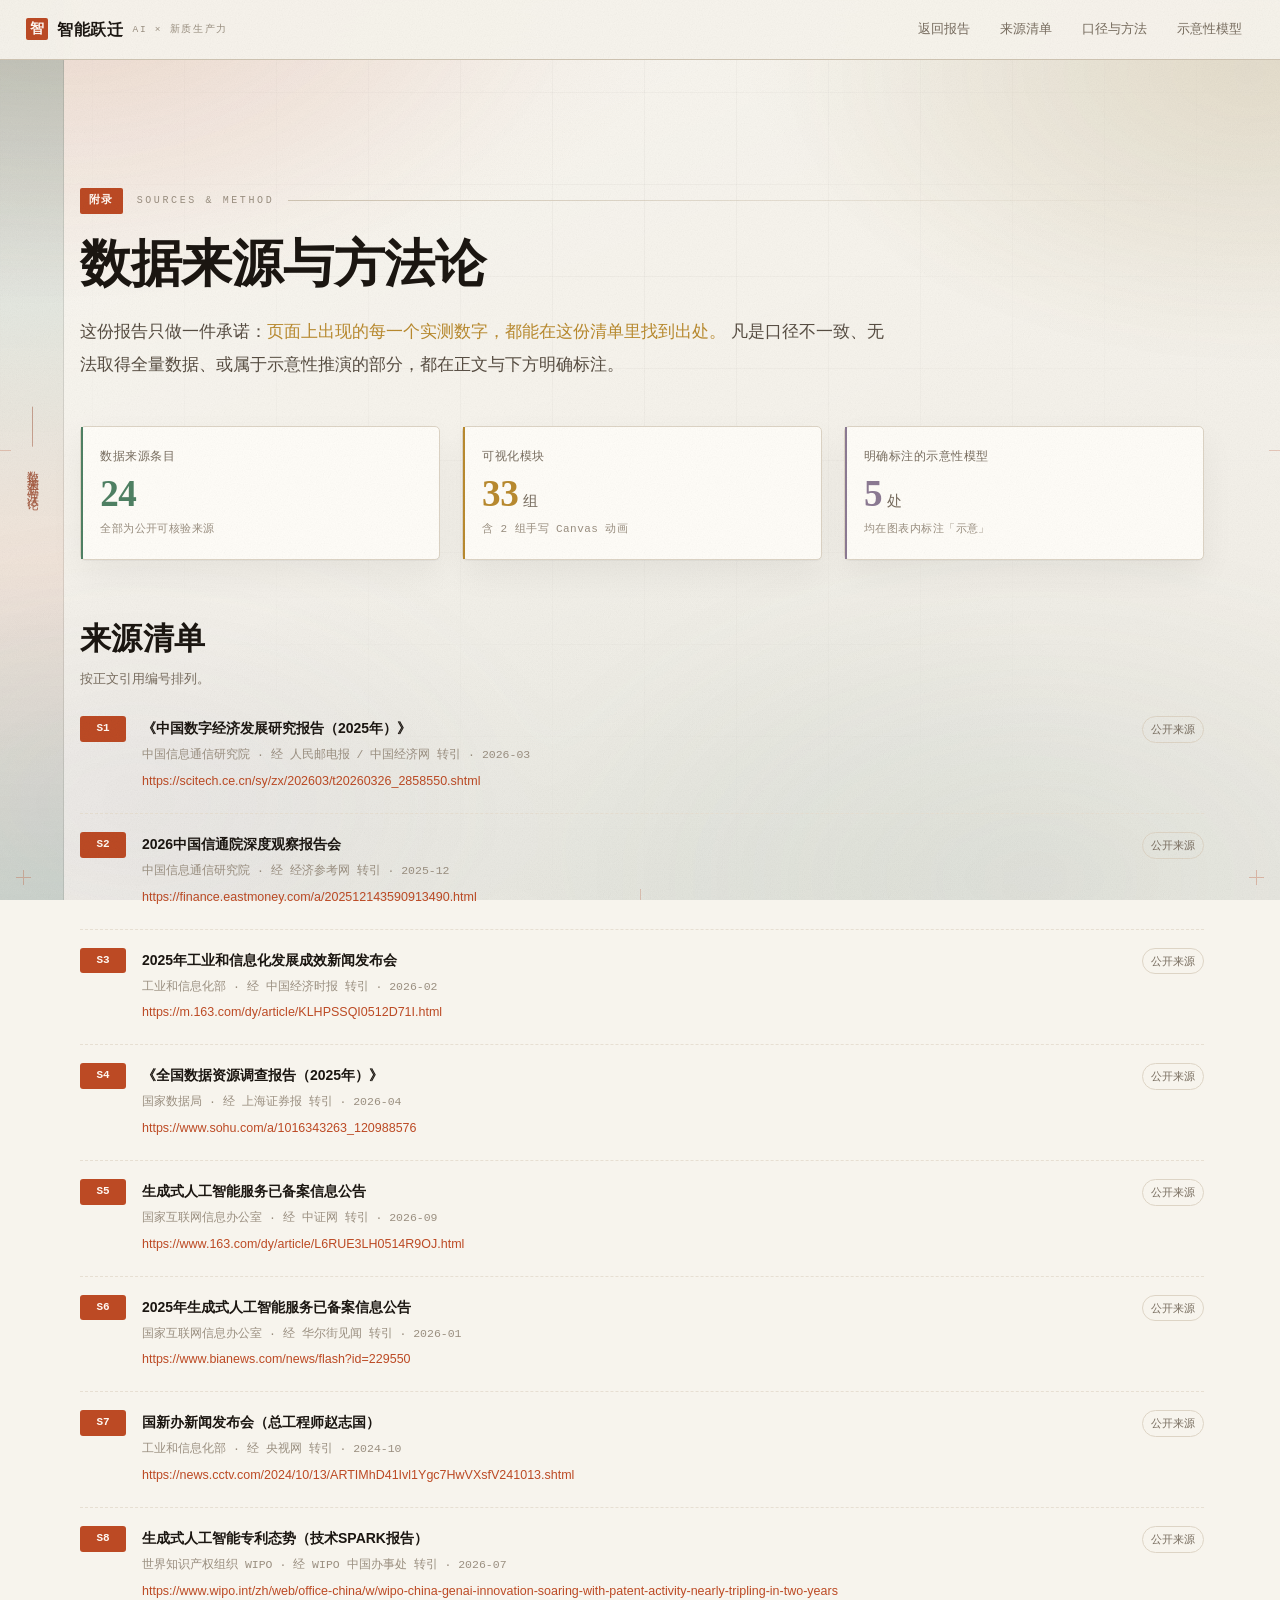
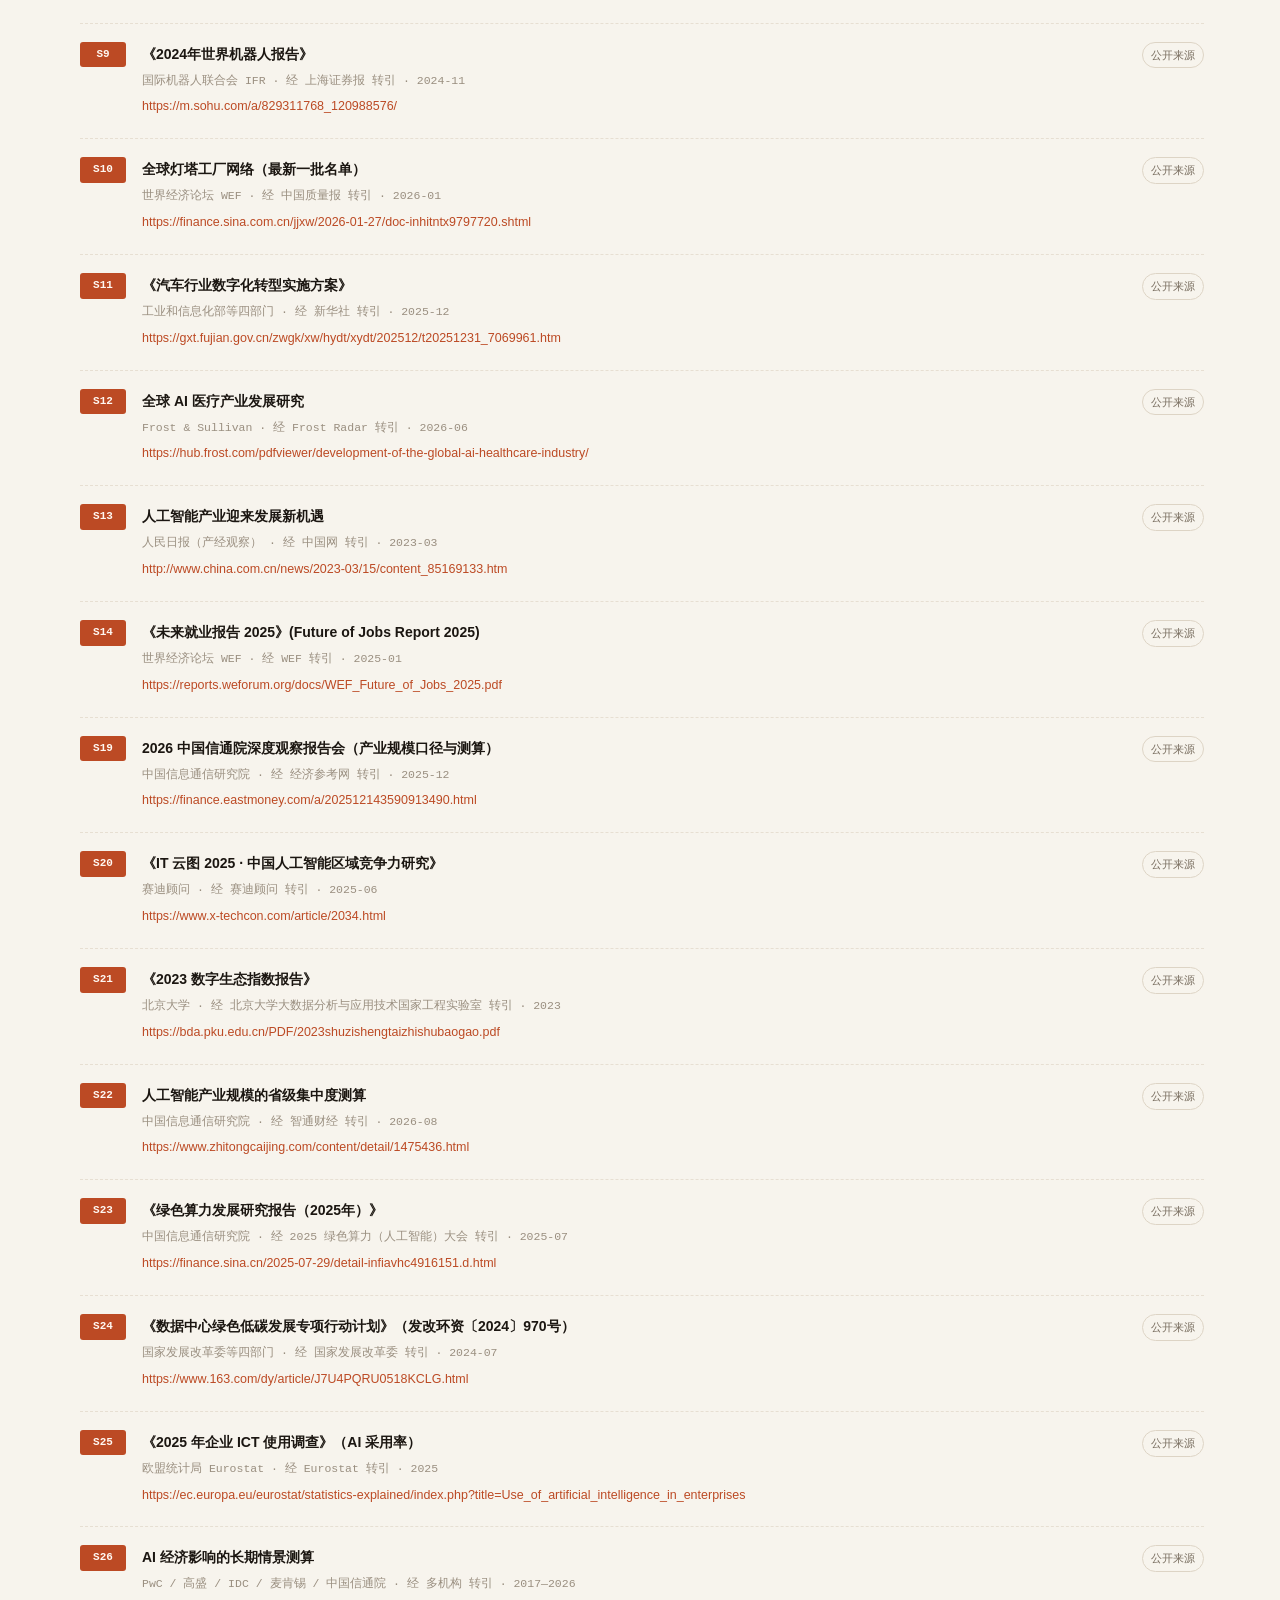
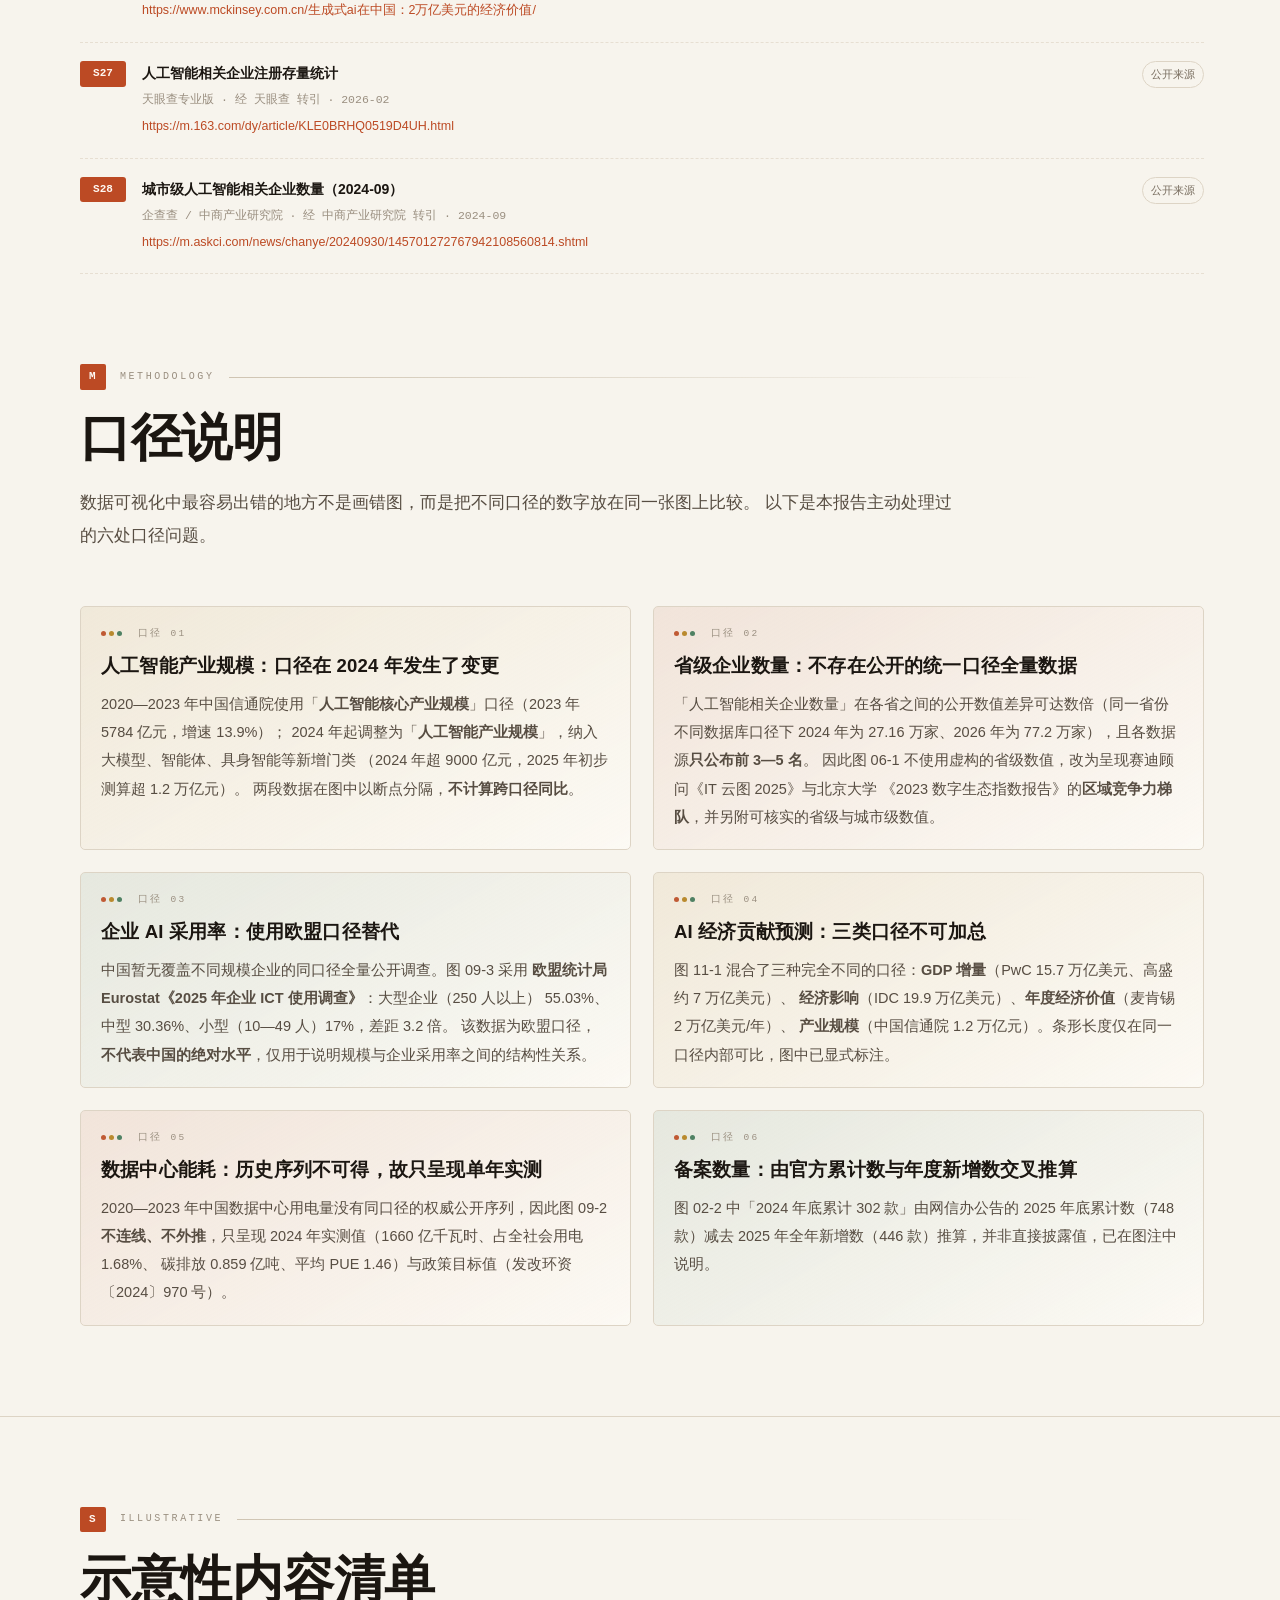
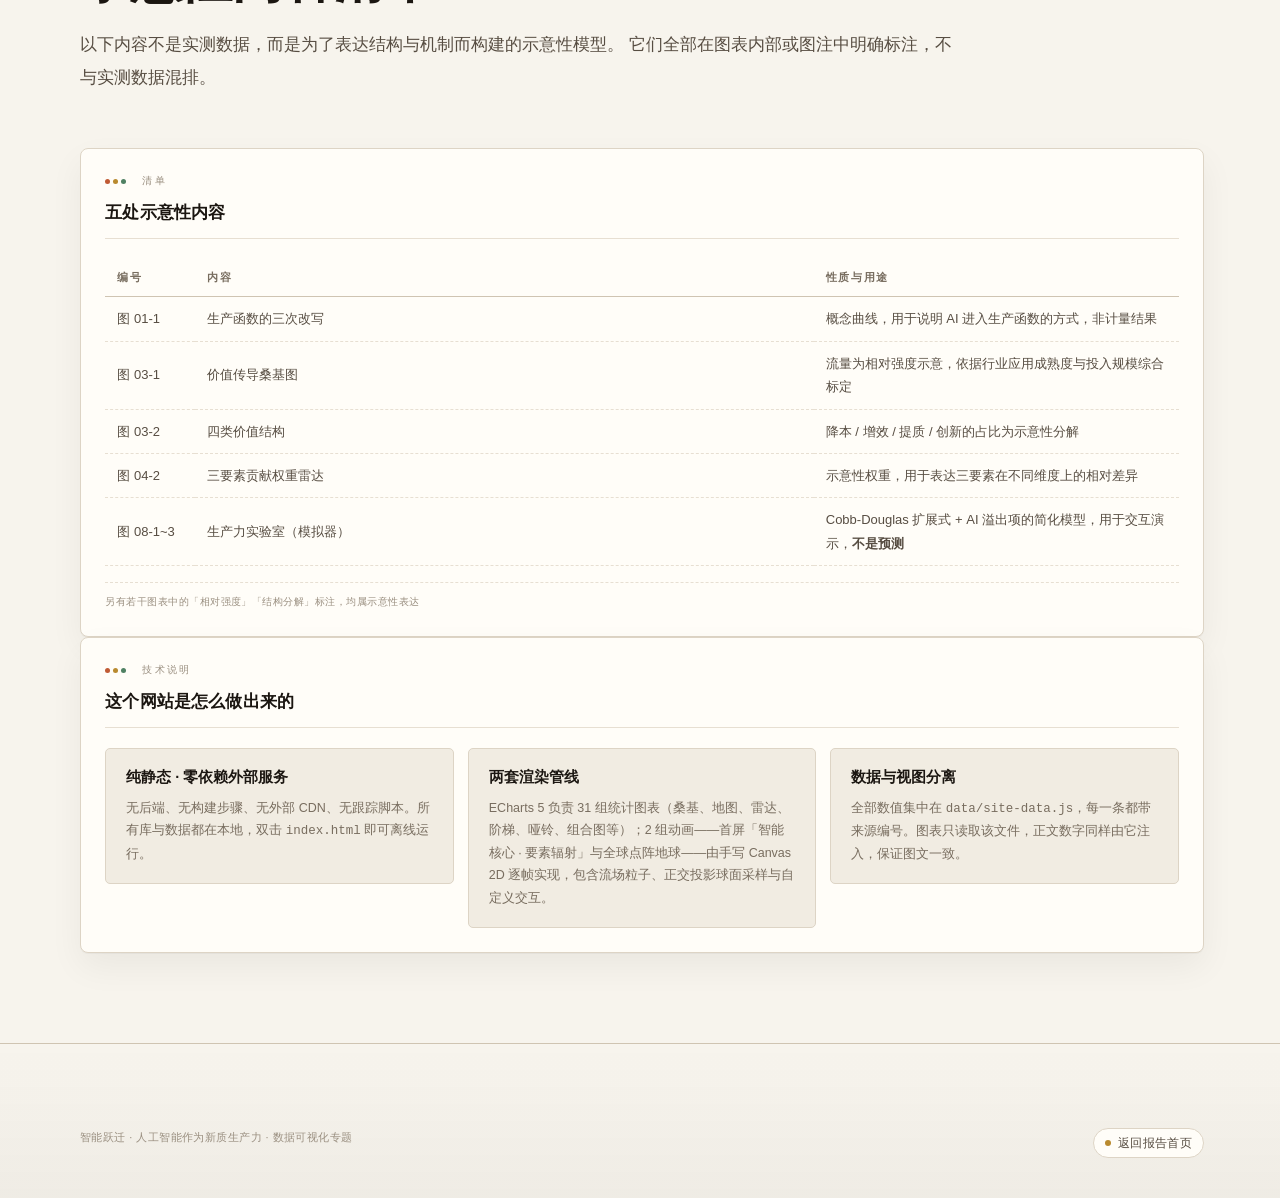
<file: sources.html>
<!DOCTYPE html>
<html lang="zh-CN">
<head>
<meta charset="UTF-8">
<meta name="viewport" content="width=device-width, initial-scale=1, viewport-fit=cover">
<title>数据来源与方法论 · 智能跃迁</title>
<meta name="description" content="《智能跃迁》报告中全部数据的来源清单、统计口径说明与示意性模型清单。">
<meta name="theme-color" content="#0B0910">
<link rel="stylesheet" href="assets/css/tokens.css">
<link rel="stylesheet" href="assets/css/layout.css">
<link rel="stylesheet" href="assets/css/components.css">
<link rel="stylesheet" href="assets/css/viz.css">
</head>
<body>

<div class="edge-band" data-tone="2" aria-hidden="true"></div>
<span class="edge-label" aria-hidden="true">数据来源与方法论</span>
<div class="regmark" aria-hidden="true"><i></i><i></i><i></i><i></i><i></i><i></i><i></i><i></i><i></i><i></i><i></i><i></i></div>

<div class="bg-field" aria-hidden="true">
  <div class="bg-field__mesh"></div>
  <div class="bg-field__grid"></div>
</div>

<div class="topline"><i id="topProgress"></i></div>

<header class="topbar" id="topbar">
  <a class="brand" href="index.html">
    <span class="brand__dot" aria-hidden="true">智</span>
    <span class="brand__name">智能跃迁</span>
    <span class="brand__sub">AI × 新质生产力</span>
  </a>
  <nav class="topnav">
    <a href="index.html">返回报告</a>
    <a href="#sources">来源清单</a>
    <a href="#method">口径与方法</a>
    <a href="#models">示意性模型</a>
  </nav>
</header>

<main class="page">
  <section class="wrap wrap--wide src-page" id="sources">
    <div class="chapter__meta reveal">
      <span class="chapter__no">附录</span>
      <span class="chapter__kicker">Sources &amp; Method</span>
      <span class="chapter__rule"></span>
    </div>
    <h1 class="chapter__title t-h2 reveal" style="margin-top:20px">数据来源与方法论</h1>
    <p class="chapter__lede t-lede reveal" style="margin-top:22px;max-width:820px">
      这份报告只做一件承诺：<b style="color:var(--c-amber);font-weight:500">页面上出现的每一个实测数字，都能在这份清单里找到出处。</b>
      凡是口径不一致、无法取得全量数据、或属于示意性推演的部分，都在正文与下方明确标注。
    </p>

    <div class="grid" style="margin-top:44px">
      <div class="sp-4 reveal">
        <div class="kpi" style="--kpi-c:var(--c-jade)">
          <span class="kpi__label">数据来源条目</span>
          <span class="kpi__val"><span id="srcCount">0</span></span>
          <span class="kpi__sub">全部为公开可核验来源</span>
        </div>
      </div>
      <div class="sp-4 reveal" data-delay="1">
        <div class="kpi" style="--kpi-c:var(--c-amber)">
          <span class="kpi__label">可视化模块</span>
          <span class="kpi__val">33<small>组</small></span>
          <span class="kpi__sub">含 2 组手写 Canvas 动画</span>
        </div>
      </div>
      <div class="sp-4 reveal" data-delay="2">
        <div class="kpi" style="--kpi-c:var(--c-lilac)">
          <span class="kpi__label">明确标注的示意性模型</span>
          <span class="kpi__val">5<small>处</small></span>
          <span class="kpi__sub">均在图表内标注「示意」</span>
        </div>
      </div>
    </div>

    <h2 class="t-h3 reveal" style="margin:56px 0 6px;font-family:var(--font-serif);font-size:clamp(22px,2.4vw,32px)">来源清单</h2>
    <p class="t-small reveal" style="margin-bottom:8px">按正文引用编号排列。</p>
    <div class="src-list reveal" id="srcList"></div>
  </section>

  <section class="chapter" id="method">
    <div class="wrap wrap--wide">
      <header class="chapter__head reveal">
        <div class="chapter__meta">
          <span class="chapter__no">M</span>
          <span class="chapter__kicker">Methodology</span>
          <span class="chapter__rule"></span>
        </div>
        <h2 class="chapter__title t-h2">口径说明</h2>
        <p class="chapter__lede t-lede">
          数据可视化中最容易出错的地方不是画错图，而是把不同口径的数字放在同一张图上比较。
          以下是本报告主动处理过的六处口径问题。
        </p>
      </header>

      <div class="chapter__grid">
        <div class="grid">
          <div class="sp-6 reveal"><div class="note-card note-card--amber" style="height:100%">
            <span class="panel__no">口径 01</span>
            <h3 class="t-h3" style="margin:10px 0 10px">人工智能产业规模：口径在 2024 年发生了变更</h3>
            <p class="t-body">
              2020—2023 年中国信通院使用「<b>人工智能核心产业规模</b>」口径（2023 年 5784 亿元，增速 13.9%）；
              2024 年起调整为「<b>人工智能产业规模</b>」，纳入大模型、智能体、具身智能等新增门类
              （2024 年超 9000 亿元，2025 年初步测算超 1.2 万亿元）。
              两段数据在图中以断点分隔，<b>不计算跨口径同比</b>。
            </p>
          </div></div>

          <div class="sp-6 reveal" data-delay="1"><div class="note-card note-card--coral" style="height:100%">
            <span class="panel__no">口径 02</span>
            <h3 class="t-h3" style="margin:10px 0 10px">省级企业数量：不存在公开的统一口径全量数据</h3>
            <p class="t-body">
              「人工智能相关企业数量」在各省之间的公开数值差异可达数倍（同一省份不同数据库口径下
              2024 年为 27.16 万家、2026 年为 77.2 万家），且各数据源<b>只公布前 3—5 名</b>。
              因此图 06-1 不使用虚构的省级数值，改为呈现赛迪顾问《IT 云图 2025》与北京大学
              《2023 数字生态指数报告》的<b>区域竞争力梯队</b>，并另附可核实的省级与城市级数值。
            </p>
          </div></div>

          <div class="sp-6 reveal" data-delay="2"><div class="note-card note-card--jade" style="height:100%">
            <span class="panel__no">口径 03</span>
            <h3 class="t-h3" style="margin:10px 0 10px">企业 AI 采用率：使用欧盟口径替代</h3>
            <p class="t-body">
              中国暂无覆盖不同规模企业的同口径全量公开调查。图 09-3 采用
              <b>欧盟统计局 Eurostat《2025 年企业 ICT 使用调查》</b>：大型企业（250 人以上）
              55.03%、中型 30.36%、小型（10—49 人）17%，差距 3.2 倍。
              该数据为欧盟口径，<b>不代表中国的绝对水平</b>，仅用于说明规模与企业采用率之间的结构性关系。
            </p>
          </div></div>

          <div class="sp-6 reveal" data-delay="3"><div class="note-card note-card--amber" style="height:100%">
            <span class="panel__no">口径 04</span>
            <h3 class="t-h3" style="margin:10px 0 10px">AI 经济贡献预测：三类口径不可加总</h3>
            <p class="t-body">
              图 11-1 混合了三种完全不同的口径：<b>GDP 增量</b>（PwC 15.7 万亿美元、高盛约 7 万亿美元）、
              <b>经济影响</b>（IDC 19.9 万亿美元）、<b>年度经济价值</b>（麦肯锡 2 万亿美元/年）、
              <b>产业规模</b>（中国信通院 1.2 万亿元）。条形长度仅在同一口径内部可比，图中已显式标注。
            </p>
          </div></div>

          <div class="sp-6 reveal" data-delay="4"><div class="note-card note-card--coral" style="height:100%">
            <span class="panel__no">口径 05</span>
            <h3 class="t-h3" style="margin:10px 0 10px">数据中心能耗：历史序列不可得，故只呈现单年实测</h3>
            <p class="t-body">
              2020—2023 年中国数据中心用电量没有同口径的权威公开序列，因此图 09-2
              <b>不连线、不外推</b>，只呈现 2024 年实测值（1660 亿千瓦时、占全社会用电 1.68%、
              碳排放 0.859 亿吨、平均 PUE 1.46）与政策目标值（发改环资〔2024〕970 号）。
            </p>
          </div></div>

          <div class="sp-6 reveal" data-delay="5"><div class="note-card note-card--jade" style="height:100%">
            <span class="panel__no">口径 06</span>
            <h3 class="t-h3" style="margin:10px 0 10px">备案数量：由官方累计数与年度新增数交叉推算</h3>
            <p class="t-body">
              图 02-2 中「2024 年底累计 302 款」由网信办公告的 2025 年底累计数（748 款）减去
              2025 年全年新增数（446 款）推算，并非直接披露值，已在图注中说明。
            </p>
          </div></div>
        </div>
      </div>
    </div>
  </section>

  <section class="chapter" id="models">
    <div class="wrap wrap--wide">
      <header class="chapter__head reveal">
        <div class="chapter__meta">
          <span class="chapter__no">S</span>
          <span class="chapter__kicker">Illustrative</span>
          <span class="chapter__rule"></span>
        </div>
        <h2 class="chapter__title t-h2">示意性内容清单</h2>
        <p class="chapter__lede t-lede">
          以下内容不是实测数据，而是为了表达结构与机制而构建的示意性模型。
          它们全部在图表内部或图注中明确标注，不与实测数据混排。
        </p>
      </header>

      <div class="chapter__grid">
        <figure class="panel sp-12 reveal">
          <figcaption class="panel__cap">
            <span class="panel__no">清单</span>
            <h3 class="panel__title">五处示意性内容</h3>
          </figcaption>
          <div class="panel__body">
            <table class="tbl">
              <thead>
                <tr><th style="width:90px">编号</th><th>内容</th><th style="width:34%">性质与用途</th></tr>
              </thead>
              <tbody>
                <tr><td>图 01-1</td><td>生产函数的三次改写</td><td>概念曲线，用于说明 AI 进入生产函数的方式，非计量结果</td></tr>
                <tr><td>图 03-1</td><td>价值传导桑基图</td><td>流量为相对强度示意，依据行业应用成熟度与投入规模综合标定</td></tr>
                <tr><td>图 03-2</td><td>四类价值结构</td><td>降本 / 增效 / 提质 / 创新的占比为示意性分解</td></tr>
                <tr><td>图 04-2</td><td>三要素贡献权重雷达</td><td>示意性权重，用于表达三要素在不同维度上的相对差异</td></tr>
                <tr><td>图 08-1~3</td><td>生产力实验室（模拟器）</td><td>Cobb-Douglas 扩展式 + AI 溢出项的简化模型，用于交互演示，<b>不是预测</b></td></tr>
              </tbody>
            </table>
          </div>
          <div class="panel__foot"><span>另有若干图表中的「相对强度」「结构分解」标注，均属示意性表达</span></div>
        </figure>

        <figure class="panel sp-12 reveal" data-delay="1">
          <figcaption class="panel__cap">
            <span class="panel__no">技术说明</span>
            <h3 class="panel__title">这个网站是怎么做出来的</h3>
          </figcaption>
          <div class="panel__body">
            <div class="grid grid--tight">
              <div class="sp-4"><div class="note-card"><h4 class="t-h4" style="margin-bottom:8px">纯静态 · 零依赖外部服务</h4><p class="t-small">无后端、无构建步骤、无外部 CDN、无跟踪脚本。所有库与数据都在本地，双击 <code>index.html</code> 即可离线运行。</p></div></div>
              <div class="sp-4"><div class="note-card"><h4 class="t-h4" style="margin-bottom:8px">两套渲染管线</h4><p class="t-small">ECharts 5 负责 31 组统计图表（桑基、地图、雷达、阶梯、哑铃、组合图等）；2 组动画——首屏「智能核心 · 要素辐射」与全球点阵地球——由手写 Canvas 2D 逐帧实现，包含流场粒子、正交投影球面采样与自定义交互。</p></div></div>
              <div class="sp-4"><div class="note-card"><h4 class="t-h4" style="margin-bottom:8px">数据与视图分离</h4><p class="t-small">全部数值集中在 <code>data/site-data.js</code>，每一条都带来源编号。图表只读取该文件，正文数字同样由它注入，保证图文一致。</p></div></div>
            </div>
          </div>
        </figure>
      </div>
    </div>
  </section>
</main>

<footer class="footer">
  <div class="wrap wrap--wide">
    <div class="footer__bottom" style="margin-top:0;border-top:0;padding-top:0">
      <span class="t-micro">智能跃迁 · 人工智能作为新质生产力 · 数据可视化专题</span>
      <a class="pill" href="index.html" style="--pill-c:var(--c-amber)"><i></i>返回报告首页</a>
    </div>
  </div>
</footer>

<script src="data/site-data.js"></script>
<script src="assets/js/utils.js"></script>
<script>
(function () {
  var D = window.AI_DATA, VZ = window.VZ;
  if (!D) return;
  var keys = Object.keys(D.SOURCES).sort(function (a, b) {
    return parseInt(a.slice(1), 10) - parseInt(b.slice(1), 10);
  });
  var box = document.getElementById('srcList');
  var cnt = document.getElementById('srcCount');
  if (cnt) cnt.textContent = keys.length;
  if (box) {
    box.innerHTML = keys.map(function (k) {
      var s = D.SOURCES[k];
      return '<div class="src-item">' +
        '<span class="src-item__id">' + k.toUpperCase() + '</span>' +
        '<div>' +
          '<div class="src-item__t">' + s.title + '</div>' +
          '<div class="src-item__m">' + s.org + (s.via ? ' · 经 ' + s.via + ' 转引' : '') + ' · ' + s.date + '</div>' +
          '<a class="src-item__l" href="' + s.url + '" target="_blank" rel="noopener noreferrer">' + s.url + '</a>' +
        '</div>' +
        '<span class="src-item__badge">公开来源</span>' +
      '</div>';
    }).join('');
  }

  // 进度条
  var bar = document.getElementById('topProgress');
  var topbar = document.getElementById('topbar');
  function upd() {
    var h = document.documentElement.scrollHeight - window.innerHeight;
    if (bar) bar.style.width = (h > 0 ? window.scrollY / h * 100 : 0).toFixed(2) + '%';
    if (topbar) topbar.classList.toggle('is-stuck', window.scrollY > 40);
  }
  window.addEventListener('scroll', upd, { passive: true });
  upd();

  // 显现
  if (VZ && VZ.observeReveal) VZ.observeReveal();
  // 计数
  if (VZ) {
    var el = document.getElementById('srcCount');
    if (el) VZ.countUp(el, keys.length, { dur: 900 });
  }
})();
</script>
</body>
</html>
</file>
<file: assets/css/tokens.css>
/* ============================================================
   tokens.css — 设计令牌 / 重置 / 排版基座
   主题：暖纸面 × 朱砂印泥（对齐「页面布局」课程的印刷图录风格）
   纸面是带暖调的米白，文字是暖墨（不是纯黑），
   强调色取自朱砂，辅以赭石与铜绿；全部低饱和、可长时间阅读。
   ============================================================ */

:root {
  /* ---------- 纸面 paper ---------- */
  --ink-1000: #efe9dd;   /* 最深的一道纸色（滚动条槽 / 加载页） */
  --ink-900:  #f7f4ed;   /* 页面底色 */
  --ink-850:  #f2eee5;
  --ink-800:  #fffdf8;   /* 卡片纸面 */
  --ink-750:  #f1ece2;   /* 内嵌纸面 */
  --ink-700:  #fffdf8;
  --ink-600:  #e9e2d5;   /* 深一档的纸（表头等） */

  /* ---------- 墨 ink ---------- */
  --text-1: #1b1611;
  --text-2: #574d42;
  --text-3: #786d5f;
  --text-4: #9a8f80;

  /* ---------- 线条 ---------- */
  --hair:     #e7dfd2;
  --line:     #ddd4c5;
  --line-str: #cfc4b2;

  /* ---------- 表面 ---------- */
  --surface:      rgba(27, 22, 17, .035);
  --surface-2:    rgba(27, 22, 17, .06);
  --surface-soft: rgba(27, 22, 17, .02);

  /* ============================================================
     图表色板 —— 与作业 1 的演示配色同源
     朱砂 / 赭石 / 橄榄 / 铜绿 / 靛青 / 陶土，全部低饱和
     ============================================================ */
  --c-coral:  #C05A34;  /* 朱砂 · 主强调 */
  --c-amber:  #B98A2E;  /* 赭石 */
  --c-sand:   #C9A75E;  /* 浅赭 */
  --c-olive:  #75873F;  /* 橄榄 */
  --c-jade:   #4F8163;  /* 铜绿 */
  --c-teal:   #4C7D72;  /* 铜绿 · 冷 */
  --c-azure:  #5F6494;  /* 靛青 */
  --c-indigo: #4A4F7C;  /* 靛青 · 深 */
  --c-lilac:  #8C7A93;  /* 紫灰 */
  --c-rose:   #A86A5A;  /* 陶土 */

  /* 画布专用（图表内 JS 需要十六进制原值） */
  --c-paper:  #fffdf8;

  /* 语义色 */
  --accent:         #bc4a24;   /* 朱砂 */
  --accent-soft:    #cf5f33;
  --accent-deep:    #8f3416;
  --gold:           #82661f;
  --gold-soft:      #9c7b2a;
  --verdigris:      #457368;
  --verdigris-deep: #2f5449;

  --pos: var(--c-jade);
  --neg: var(--c-coral);
  --neutral: var(--c-azure);
  --accent-warm: var(--c-amber);

  /* 渐变 */
  --grad-warm: linear-gradient(120deg, var(--c-coral), var(--c-amber) 60%, var(--c-sand));
  --grad-cool: linear-gradient(120deg, var(--c-azure), var(--c-indigo) 60%, var(--c-lilac));
  --grad-flow: linear-gradient(120deg, var(--c-jade), var(--c-azure) 52%, var(--c-indigo));
  --grad-text: linear-gradient(100deg, #1b1611 0%, #1b1611 52%, var(--accent-deep) 78%, var(--accent) 100%);

  /* 纸面阴影：极轻，像纸叠纸，而不是玻璃浮起 */
  --shadow:      0 1px 0 rgba(27,22,17,.03), 0 14px 34px rgba(27,22,17,.055);
  --shadow-lift: 0 2px 0 rgba(27,22,17,.04), 0 22px 48px rgba(27,22,17,.10);
  --glow-indigo: 0 0 0 1px rgba(74,79,124,.20), 0 10px 26px -14px rgba(74,79,124,.35);
  --glow-amber:  0 0 0 1px rgba(185,138,46,.22), 0 10px 26px -14px rgba(185,138,46,.32);

  /* ---------- 排版 ---------- */
  --font-serif: "Songti SC", "STSong", "Noto Serif SC", "Source Han Serif SC",
                Georgia, "Times New Roman", "SimSun", serif;
  --font-sans: -apple-system, BlinkMacSystemFont, "Segoe UI", "PingFang SC",
               "Hiragino Sans GB", "Microsoft YaHei", Roboto, "Helvetica Neue", sans-serif;
  --font-mono: ui-monospace, SFMono-Regular, "SF Mono", Menlo, Consolas,
               "Liberation Mono", monospace;
  --font-num: "Songti SC", "STSong", Georgia, -apple-system, "PingFang SC", serif;

  /* ---------- 尺度 ---------- */
  --wrap: 1320px;
  --wrap-wide: 1560px;
  --gutter: clamp(20px, 4.2vw, 64px);
  --sec-pad: clamp(80px, 10vh, 148px);
  --radius: 8px;
  --radius-sm: 5px;
  --radius-lg: 10px;
  --topbar-h: 60px;

  --ease: cubic-bezier(.22,.61,.36,1);
  --ease-out: cubic-bezier(.16,1,.3,1);
}

/* ============================================================ reset */
*, *::before, *::after { box-sizing: border-box; }

html {
  -webkit-text-size-adjust: 100%;
  scroll-behavior: smooth;
  scroll-padding-top: calc(var(--topbar-h) + 24px);
  background: var(--ink-900);
}
@media (prefers-reduced-motion: reduce) { html { scroll-behavior: auto; } }

body {
  margin: 0;
  min-height: 100vh;
  color: var(--text-1);
  font-family: var(--font-sans);
  font-size: 16px;
  line-height: 1.8;
  font-weight: 400;
  /* 底色：斜向的大面积色晕，像手工纸上不均匀的染色 */
  background-color: var(--ink-900);
  background-image:
    radial-gradient(1200px 720px at 4% -12%, rgba(188,74,36,.10) 0%, transparent 58%),
    radial-gradient(1000px 640px at 100% 2%,  rgba(130,102,31,.09) 0%, transparent 55%),
    radial-gradient(900px 900px  at 50% 112%, rgba(69,115,104,.075) 0%, transparent 62%),
    linear-gradient(158deg, rgba(255,255,255,.22) 0%, transparent 40%, rgba(27,22,17,.03) 100%);
  background-attachment: fixed;
  -webkit-font-smoothing: antialiased;
  -moz-osx-font-smoothing: grayscale;
  text-rendering: optimizeLegibility;
  font-feature-settings: "kern" 1, "liga" 1;
  text-spacing-trim: trim-start;
  hanging-punctuation: allow-end;
  overflow-x: hidden;
}

/* 纸纹叠层：SVG 噪点，纯装饰 */
body::after {
  content: ""; position: fixed; inset: 0; z-index: 9000;
  pointer-events: none; opacity: .35; mix-blend-mode: multiply;
  background-image: url("data:image/svg+xml,%3Csvg xmlns='http://www.w3.org/2000/svg' width='140' height='140'%3E%3Cfilter id='n'%3E%3CfeTurbulence type='fractalNoise' baseFrequency='.85' numOctaves='3' stitchTiles='stitch'/%3E%3CfeColorMatrix type='saturate' values='0'/%3E%3C/filter%3E%3Crect width='140' height='140' filter='url(%23n)' opacity='.28'/%3E%3C/svg%3E");
}

h1, h2, h3, h4, h5, p, figure, blockquote, dl, dd { margin: 0; }
ul, ol { margin: 0; padding: 0; list-style: none; }
img, svg, canvas { display: block; max-width: 100%; }
a { color: var(--accent); text-decoration: none; }
a:hover { text-decoration: underline; text-underline-offset: 3px; text-decoration-thickness: 1px; }
button, input, select { font: inherit; color: inherit; }
button { background: none; border: 0; cursor: pointer; }
table { border-collapse: collapse; width: 100%; }
::selection { background: rgba(188,74,36,.18); color: var(--text-1); }

/* 数字统一用等宽数字，避免跳动 */
.num, .kpi__val, [data-count] { font-variant-numeric: tabular-nums; font-feature-settings: "tnum" 1; }

/* 自定义滚动条 */
::-webkit-scrollbar { width: 11px; height: 11px; }
::-webkit-scrollbar-track { background: var(--ink-1000); }
::-webkit-scrollbar-thumb {
  background: #cdc2b0; border-radius: 999px; border: 3px solid var(--ink-1000);
}
::-webkit-scrollbar-thumb:hover { background: #b8a894; }

/* ============================================================ 排版类 */
.u-serif { font-family: var(--font-serif); }
.u-sans  { font-family: var(--font-sans); }
.u-mono  { font-family: var(--font-mono); }

.u-eyebrow {
  font-family: var(--font-mono);
  font-size: 10.5px;
  letter-spacing: .24em;
  text-transform: uppercase;
  color: var(--text-3);
}

.u-grad-text {
  background: var(--grad-text);
  -webkit-background-clip: text;
  background-clip: text;
  color: transparent;
}

.u-hair { height: 1px; background: var(--hair); border: 0; }

/* 力度层级 */
.t-hero   { font-size: clamp(46px, 8.4vw, 128px); line-height: 1; letter-spacing: -.02em; font-weight: 600; }
.t-h2     { font-size: clamp(28px, 4vw, 54px);  line-height: 1.16; letter-spacing: -.005em; font-weight: 600; }
.t-h3     { font-size: clamp(16.5px, 1.45vw, 20px); line-height: 1.5; font-weight: 600; letter-spacing: .01em; }
.t-h4     { font-size: 14.5px; line-height: 1.5; font-weight: 600; }
.t-lede   { font-size: clamp(15px, 1.3vw, 18.5px); line-height: 2; color: var(--text-2); font-weight: 400; }
.t-body   { font-size: 14.5px; line-height: 1.95; color: var(--text-2); font-weight: 400; }
.t-small  { font-size: 12.5px; line-height: 1.8; color: var(--text-3); font-weight: 400; }
.t-micro  { font-size: 11px; line-height: 1.7; color: var(--text-4); letter-spacing: .04em; }
</file>
<file: assets/css/layout.css>
/* ============================================================
   layout.css — 站点骨架：页边装饰 / 加载页 / 导航 / 章节 / 网格 / 页脚
   ============================================================ */

/* ---------------------------------------------- 页边色条（书口刷色） */
/* 色条与书耳是固定定位的装饰件，宽度独立于正文栅格。
   正文必须为它预留空间，否则在中等宽度下会被压住。 */
:root { --edge-w: 0px; }
@media (min-width: 1181px) { :root { --edge-w: min(5vw, 74px); } }

.edge-band {
  position: fixed; left: 0; top: 0; bottom: 0; z-index: 3;
  width: 5vw; max-width: 74px; pointer-events: none; user-select: none;
  background: linear-gradient(180deg,
    rgba(188,74,36,.30) 0%, rgba(188,74,36,.10) 34%,
    rgba(130,102,31,.09) 62%, rgba(188,74,36,.20) 100%);
}
.edge-band[data-tone="2"] { background: linear-gradient(180deg,
    rgba(69,115,104,.30) 0%, rgba(69,115,104,.10) 34%,
    rgba(188,74,36,.09) 62%, rgba(69,115,104,.20) 100%); }
.edge-band[data-tone="3"] { background: linear-gradient(180deg,
    rgba(130,102,31,.30) 0%, rgba(130,102,31,.10) 34%,
    rgba(69,115,104,.09) 62%, rgba(130,102,31,.20) 100%); }
/* 色条内缘一条极细的实线，像刷色的边 */
.edge-band::after {
  content: ""; position: absolute; right: 0; top: 0; bottom: 0; width: 1px;
  background: rgba(27,22,17,.10);
}

/* 页边竖排标题：像传统书的书耳 */
.edge-label {
  position: fixed; left: 0; top: 50%; z-index: 4;
  width: var(--edge-w);
  transform: translateY(-50%);
  writing-mode: vertical-rl;
  /* 竖排下 cross 轴是水平方向，align-items 负责把单列文字在色条内居中；
     white-space 阻止长标题折成两列挤在一起 */
  display: flex; align-items: center; gap: 14px;
  white-space: nowrap;
  font-family: var(--font-serif); font-size: 12px;
  letter-spacing: .34em; color: var(--accent-deep); opacity: .78;
  pointer-events: none; user-select: none;
}
.edge-label::before {
  content: ""; width: 1px; height: 40px; background: currentColor; opacity: .5;
}


/* 四角套准十字 + 四边裁切标记：印刷制版的记号 */
.regmark {
  position: fixed; inset: 0; z-index: 4;
  pointer-events: none; user-select: none;
  color: var(--accent); opacity: .3;
}
.regmark i { position: absolute; background: currentColor; font-style: normal; }
.regmark i:nth-child(1), .regmark i:nth-child(2),
.regmark i:nth-child(3), .regmark i:nth-child(4) { width: 15px; height: 1px; }
.regmark i:nth-child(5), .regmark i:nth-child(6),
.regmark i:nth-child(7), .regmark i:nth-child(8) { width: 1px; height: 15px; }
.regmark i:nth-child(1) { left: 16px; top: 22px; }
.regmark i:nth-child(2) { right: 16px; top: 22px; }
.regmark i:nth-child(3) { left: 16px; bottom: 22px; }
.regmark i:nth-child(4) { right: 16px; bottom: 22px; }
.regmark i:nth-child(5) { left: 23px; top: 15px; }
.regmark i:nth-child(6) { right: 23px; top: 15px; }
.regmark i:nth-child(7) { left: 23px; bottom: 15px; }
.regmark i:nth-child(8) { right: 23px; bottom: 15px; }
.regmark i:nth-child(n+9) { width: 1px; height: 11px; opacity: .8; }
.regmark i:nth-child(9)  { left: 50%; top: 0; }
.regmark i:nth-child(10) { left: 50%; bottom: 0; }
.regmark i:nth-child(11) { left: 0; top: 50%; width: 11px; height: 1px; }
.regmark i:nth-child(12) { right: 0; top: 50%; width: 11px; height: 1px; }

@media (max-width: 1180px) {
  .edge-band, .edge-label { display: none; }
}
@media (max-width: 900px) { .regmark { display: none; } }

/* ---------------------------------------------- 背景色晕层 */
.bg-field { position: fixed; inset: 0; z-index: 0; pointer-events: none; overflow: hidden; }

.bg-field__mesh {
  position: absolute; inset: -20%;
  background:
    radial-gradient(46% 40% at 18% 12%, rgba(188,74,36,.10), transparent 62%),
    radial-gradient(40% 34% at 84% 20%, rgba(130,102,31,.09), transparent 64%),
    radial-gradient(46% 40% at 72% 84%, rgba(69,115,104,.09), transparent 66%),
    radial-gradient(38% 34% at 22% 78%, rgba(95,100,148,.07), transparent 64%);
  filter: blur(30px);
  animation: meshDrift 52s var(--ease) infinite alternate;
}
@keyframes meshDrift {
  0%   { transform: translate3d(0,0,0) scale(1); }
  50%  { transform: translate3d(-2.2%, 1.8%, 0) scale(1.05); }
  100% { transform: translate3d(2%, -1.4%, 0) scale(1.02); }
}

/* 版式栅格：把排版网格淡淡画到纸面上 */
.bg-field__grid {
  position: absolute; inset: 0;
  background-image:
    linear-gradient(rgba(27,22,17,.030) 1px, transparent 1px),
    linear-gradient(90deg, rgba(27,22,17,.030) 1px, transparent 1px);
  background-size: 92px 92px;
  mask-image: radial-gradient(circle at 50% 26%, #000 6%, transparent 76%);
  -webkit-mask-image: radial-gradient(circle at 50% 26%, #000 6%, transparent 76%);
}
.bg-field__grain { display: none; }   /* 纸纹统一由 body::after 承担 */
.bg-field__vig   { display: none; }

/* ---------------------------------------------- 载入页 */
.boot {
  position: fixed; inset: 0; z-index: 999;
  background: var(--ink-900);
  display: grid; place-items: center;
  transition: opacity .9s var(--ease), visibility .9s;
}
.boot.is-done { opacity: 0; visibility: hidden; }
.boot__inner { text-align: center; width: min(340px, 76vw); }
.boot__mark {
  font-family: var(--font-serif); font-size: 30px; letter-spacing: .34em;
  margin-left: .34em; color: var(--text-1);
}
.boot__bar { position: relative; height: 1px; background: var(--line); margin: 26px 0 14px; overflow: hidden; }
.boot__bar i { position: absolute; inset: 0 auto 0 0; width: 0; background: var(--accent); transition: width .3s linear; }
.boot__pct { font-family: var(--font-mono); font-size: 11px; letter-spacing: .26em; color: var(--text-3); }
.boot__hint { margin-top: 10px; }

/* ---------------------------------------------- 顶部进度条 + 顶栏 */
.topline { position: fixed; top: 0; left: 0; right: 0; height: 2px; z-index: 120; background: transparent; }
.topline i { display: block; height: 100%; width: 0; background: var(--accent); }

.topbar {
  position: sticky; top: 0; left: 0; right: 0; z-index: 110;
  height: var(--topbar-h);
  display: flex; align-items: center; justify-content: space-between;
  gap: 18px;
  padding: 0 clamp(16px, 2.4vw, 26px);
  backdrop-filter: blur(14px) saturate(120%);
  -webkit-backdrop-filter: blur(14px) saturate(120%);
  background: rgba(247,244,237,.965);
  border-bottom: 1px solid var(--line-str);
}
.topbar.is-stuck { box-shadow: 0 6px 20px -16px rgba(27,22,17,.5); }

.brand { display: flex; align-items: center; gap: 9px; min-width: 0; }
.brand:hover { text-decoration: none; }
.brand__dot {
  width: 22px; height: 22px; border-radius: 2px; flex: none;
  background: var(--accent); color: #fff8f2;
  font-family: var(--font-serif); font-size: 14px; font-weight: 600;
  display: grid; place-items: center; line-height: 1;
}
.brand__name {
  font-family: var(--font-serif); font-size: 15.5px; font-weight: 600;
  letter-spacing: .04em; white-space: nowrap; color: var(--text-1);
}
.brand__sub {
  font-family: var(--font-mono); font-size: 9.5px; letter-spacing: .18em;
  color: var(--text-4); white-space: nowrap;
}
.brand:hover .brand__name { color: var(--accent); }

.topnav { display: flex; align-items: center; gap: 0; min-width: 0; overflow-x: auto; scrollbar-width: none; }
.topnav::-webkit-scrollbar { display: none; }
.topnav a {
  position: relative; display: flex; align-items: baseline; gap: 6px;
  padding: 7px 12px; font-size: 13px; color: var(--text-3); white-space: nowrap;
  border-bottom: 2px solid transparent;
  transition: color .16s, border-color .16s;
}
.topnav a:hover { color: var(--text-1); border-bottom-color: var(--line); text-decoration: none; }
.topnav a.is-active { color: var(--accent); border-bottom-color: var(--accent); font-weight: 600; }

@media (max-width: 1180px) { .topnav { display: none; } }

/* ---------------------------------------------- 右侧章节点导航 */
.rail {
  position: fixed; right: 16px; top: 50%; transform: translateY(-50%);
  z-index: 105; display: flex; flex-direction: column; gap: 13px; align-items: flex-end;
}
.rail__item { display: flex; align-items: center; gap: 9px; cursor: pointer; }
.rail__no {
  font-family: var(--font-mono); font-size: 10px; color: var(--text-4);
  opacity: 0; transform: translateX(6px); transition: all .35s var(--ease);
}
.rail__tick {
  width: 16px; height: 2px; border-radius: 2px; background: var(--line-str);
  transition: all .45s var(--ease);
}
.rail__item:hover .rail__no { opacity: 1; }
.rail__item:hover .rail__tick { background: var(--accent); }
.rail__item.is-active .rail__tick { width: 30px; background: var(--accent); }
.rail__item.is-active .rail__no { opacity: 1; color: var(--accent); }
@media (max-width: 900px) { .rail { display: none; } }

/* ---------------------------------------------- 主体容器 */
.page {
  position: relative; z-index: 2;
  /* 术语提示气泡是绝对定位的，靠近行末时会顶出页面；
     用 clip 只裁横向、不产生滚动容器，也不影响纵向溢出 */
  overflow-x: clip;
}
.wrap { width: 100%; max-width: var(--wrap); margin-inline: auto; padding-inline: var(--gutter); }
.wrap--wide { max-width: var(--wrap-wide); }

/* 正文左右都要让出装饰件的位置：
   左侧 = 页边色条 + 16px 呼吸；右侧 = 章节轨道（22px 边距 + 30px 刻度）*/
@media (min-width: 1181px) {
  .wrap, .wrap--wide {
    padding-left: max(var(--gutter), calc(var(--edge-w) + 16px));
    padding-right: max(var(--gutter), 76px);
  }
}
@media (min-width: 901px) and (max-width: 1180px) {
  .wrap, .wrap--wide { padding-right: max(var(--gutter), 76px); }
}

/* ---------------------------------------------- 章节 */
.chapter { position: relative; padding-block: var(--sec-pad); }
.chapter + .chapter { border-top: 1px solid var(--line); }
.chapter--flush { padding-top: 0; }

.chapter__head { display: grid; gap: 18px; max-width: 960px; position: relative; }
.chapter__meta { display: flex; align-items: center; gap: 14px; }
.chapter__no {
  font-family: var(--font-mono); font-size: 11px; font-weight: 700; letter-spacing: .12em;
  color: #fff8f2; background: var(--accent);
  padding: 3px 9px; border-radius: 2px;
}
.chapter__kicker {
  font-family: var(--font-mono); font-size: 10px; letter-spacing: .26em;
  color: var(--text-4); text-transform: uppercase;
}
.chapter__rule { flex: 1; height: 1px; background: linear-gradient(90deg, var(--line-str), transparent); }
/* 章节头右上的图版编号 */
.chapter__folio {
  position: absolute; right: 0; top: 4px;
  font-family: var(--font-mono); font-size: 9.5px; letter-spacing: .22em;
  text-transform: uppercase; color: var(--text-4); white-space: nowrap;
}
@media (max-width: 900px) { .chapter__folio { display: none; } }

.chapter__title { font-family: var(--font-serif); color: var(--text-1); }
.chapter__lede { max-width: 880px; }
.chapter__grid { margin-top: clamp(30px, 4.2vw, 58px); }

/* 小节标题：朱砂短横 + 衬线标题，模仿图录的 section 起首 */
.section-label {
  display: flex; align-items: center; gap: 14px;
  font-family: var(--font-mono); font-size: 10px; letter-spacing: .26em;
  text-transform: uppercase; color: var(--text-3);
  margin-bottom: 18px;
}
.section-label::before { content: ""; width: 26px; height: 2px; background: var(--accent); flex: none; }

/* ---------------------------------------------- 网格 */
.grid { display: grid; grid-template-columns: repeat(12, minmax(0, 1fr)); gap: clamp(16px, 1.7vw, 26px); }
.grid + .grid { margin-top: clamp(16px, 1.7vw, 26px); }
.grid--tight { gap: 14px; }
.sp-3 { grid-column: span 3; } .sp-4 { grid-column: span 4; }
.sp-5 { grid-column: span 5; } .sp-6 { grid-column: span 6; }
.sp-7 { grid-column: span 7; } .sp-8 { grid-column: span 8; }
.sp-9 { grid-column: span 9; } .sp-12 { grid-column: span 12; }
@media (max-width: 1080px) {
  .sp-3, .sp-4, .sp-5 { grid-column: span 6; }
  .sp-7, .sp-8, .sp-9 { grid-column: span 12; }
}
@media (max-width: 760px) {
  .grid { grid-template-columns: repeat(6, minmax(0, 1fr)); }
  .sp-3, .sp-4, .sp-5, .sp-6, .sp-7, .sp-8, .sp-9, .sp-12 { grid-column: span 6; }
}

/* ---------------------------------------------- 滚动显现 */
.reveal { opacity: 0; transform: translateY(22px); transition: opacity .9s var(--ease-out), transform 1s var(--ease-out); }
.reveal.is-in { opacity: 1; transform: none; }
.reveal[data-delay="1"] { transition-delay: .08s; }
.reveal[data-delay="2"] { transition-delay: .16s; }
.reveal[data-delay="3"] { transition-delay: .24s; }
.reveal[data-delay="4"] { transition-delay: .32s; }
.reveal[data-delay="5"] { transition-delay: .40s; }
@media (prefers-reduced-motion: reduce) {
  .reveal { opacity: 1; transform: none; transition: none; }
}

/* ---------------------------------------------- 页脚 */
.footer {
  position: relative; z-index: 2;
  border-top: 1px solid var(--line-str);
  background: linear-gradient(180deg, transparent, rgba(27,22,17,.035));
  padding: clamp(50px, 6.5vw, 88px) 0 40px;
}
.footer__grid { display: grid; grid-template-columns: 1.4fr 1fr 1fr; gap: 40px; }
@media (max-width: 860px) { .footer__grid { grid-template-columns: 1fr; gap: 30px; } }
.footer__title { font-family: var(--font-serif); font-size: clamp(24px, 2.6vw, 36px); line-height: 1.28; }
.footer__list li {
  padding: 7px 0; border-bottom: 1px dashed var(--hair);
  display: flex; justify-content: space-between; gap: 14px;
}
.footer__bottom {
  margin-top: 42px; padding-top: 20px; border-top: 1px solid var(--line);
  display: flex; justify-content: space-between; gap: 18px; flex-wrap: wrap;
}

/* ---------------------------------------------- 通用小工具 */
.stack   { display: grid; gap: 14px; }
.stack-s { display: grid; gap: 8px; }
.stack-l { display: grid; gap: 26px; }
.row     { display: flex; align-items: center; gap: 12px; flex-wrap: wrap; }
.row--end{ justify-content: flex-end; }
.row--sb { justify-content: space-between; }
.mt-a { margin-top: auto; }
.center { text-align: center; }
.sr-only { position: absolute; width: 1px; height: 1px; overflow: hidden; clip: rect(0 0 0 0); }

/* ---------------------------------------------- 顶栏书眉页码 */
.topnav a::before {
  content: attr(data-ch);
  font-family: var(--font-mono); font-size: 9.5px; letter-spacing: .08em;
  color: var(--text-4); opacity: .7;
}
.topnav a.is-active::before { color: var(--accent); opacity: 1; }
</file>
<file: assets/css/components.css>
/* ============================================================
   components.css — 图版 / KPI / 卡片 / 标签页 / 滑杆 / 时间轴
   视觉参照：印刷图录。卡片是纸叠纸，不是玻璃浮起。
   ============================================================ */

/* ---------------------------------------------- 图版（图表面板） */
.panel {
  position: relative;
  display: flex; flex-direction: column;
  background: var(--ink-800);
  border: 1px solid var(--line);
  border-radius: var(--radius);
  padding: clamp(20px, 1.9vw, 30px);
  box-shadow: var(--shadow);
  transition: box-shadow .5s var(--ease), border-color .5s var(--ease);
}
.panel:hover { box-shadow: var(--shadow-lift); border-color: var(--line-str); }

.panel__cap { position: relative; z-index: 1; display: grid; gap: 8px; margin-bottom: 20px; }
/* 图版编号前的一排小色点，呼应窗口控制点的视觉 */
.panel__no {
  display: flex; align-items: center; gap: 26px;
  font-family: var(--font-mono); font-size: 9.5px; letter-spacing: .24em;
  text-transform: uppercase; color: var(--text-4);
}
.panel__no::before {
  content: ""; flex: none;
  width: 5px; height: 5px; border-radius: 50%;
  background: var(--c-coral);
  box-shadow: 8px 0 0 var(--c-amber), 16px 0 0 var(--c-jade);
  margin-right: 6px;
}
.panel__title {
  font-family: var(--font-serif); font-size: clamp(16px, 1.3vw, 19.5px);
  font-weight: 600; letter-spacing: .01em; color: var(--text-1);
  padding-bottom: 10px; border-bottom: 1px solid var(--hair);
}
.panel__note { font-size: 12.5px; line-height: 1.85; color: var(--text-3); }
.panel__body { position: relative; z-index: 1; flex: 1; min-height: 0; }
.panel__foot {
  position: relative; z-index: 1;
  margin-top: 16px; padding-top: 12px; border-top: 1px dashed var(--hair);
  display: flex; justify-content: space-between; gap: 12px; flex-wrap: wrap;
  font-family: var(--font-mono); font-size: 9.5px; letter-spacing: .05em; color: var(--text-4);
  line-height: 1.7;
}
.panel__foot b { color: var(--text-2); font-weight: 600; }

/* 图容器高度档位 */
.chart { width: 100%; height: 340px; }
.chart--xs { height: 200px; } .chart--s { height: 268px; }
.chart--m  { height: 380px; } .chart--l { height: 470px; }
.chart--xl { height: 560px; } .chart--auto { height: auto; }
@media (max-width: 760px) {
  .chart { height: 280px; } .chart--m { height: 320px; }
  .chart--l { height: 360px; } .chart--xl { height: 420px; }
}

/* ECharts 提示框统一外观 */
.ech-tip { padding: 3px 1px; font-family: var(--font-sans); font-size: 12.5px; line-height: 1.7; color: var(--text-1); }
.ech-tip__t { font-weight: 600; margin-bottom: 5px; font-size: 13px; letter-spacing: .03em; color: var(--text-1); }
.ech-tip__r { display: flex; align-items: center; gap: 8px; white-space: nowrap; }
.ech-tip__d { width: 7px; height: 7px; border-radius: 2px; flex: 0 0 auto; }
.ech-tip__v { margin-left: auto; font-family: var(--font-num); font-weight: 600; padding-left: 16px; }
.ech-tip__u { color: var(--text-3); font-size: 11px; }

/* ---------------------------------------------- KPI */
.kpi {
  position: relative; display: flex; flex-direction: column; gap: 6px;
  padding: clamp(16px, 1.5vw, 22px);
  border: 1px solid var(--line); border-radius: var(--radius-sm);
  background: var(--ink-800);
  box-shadow: var(--shadow);
}
.kpi::before {
  content: ""; position: absolute; left: 0; top: 0; bottom: 0; width: 2px;
  background: var(--kpi-c, var(--c-indigo));
}
.kpi__label { font-size: 12px; color: var(--text-3); letter-spacing: .04em; }
.kpi__val {
  font-family: var(--font-num); font-size: clamp(27px, 2.9vw, 42px); font-weight: 600;
  line-height: 1.08; letter-spacing: -.01em;
  color: var(--kpi-c, var(--text-1));
}
.kpi__val small { font-size: .4em; font-weight: 500; margin-left: 5px; color: var(--text-3); letter-spacing: .04em; }
.kpi__sub { font-size: 11px; color: var(--text-4); font-family: var(--font-mono); letter-spacing: .04em; }
.kpi__spark { height: 34px; margin-top: 2px; }
.kpi--hero { background: var(--ink-800); }

/* ---------------------------------------------- 标签页 */
.tabs { display: flex; gap: 6px; flex-wrap: wrap; }
.tabs__btn {
  position: relative; padding: 7px 15px; border-radius: 3px;
  font-size: 13px; color: var(--text-3); border: 1px solid transparent;
  transition: all .3s var(--ease);
}
.tabs__btn:hover { color: var(--text-1); border-color: var(--line); }
.tabs__btn.is-active {
  color: #fff8f2; font-weight: 600;
  background: var(--tab-c, var(--accent));
  border-color: var(--tab-c, var(--accent));
  box-shadow: 0 8px 18px -12px rgba(27,22,17,.5);
}
.tabs--line .tabs__btn { border-radius: 0; padding: 9px 2px; margin-right: 20px; border: 0; border-bottom: 2px solid transparent; }
.tabs--line .tabs__btn.is-active { background: none; color: var(--accent); box-shadow: none; border-bottom-color: var(--accent); }

.tabpane { display: none; }
.tabpane.is-active { display: block; animation: paneIn .55s var(--ease-out); }
@keyframes paneIn { from { opacity: 0; transform: translateY(10px); } to { opacity: 1; transform: none; } }

/* ---------------------------------------------- 徽标 / 图例 */
.pill {
  display: inline-flex; align-items: center; gap: 7px;
  padding: 4px 11px; border-radius: 999px;
  font-size: 11.5px; letter-spacing: .03em;
  border: 1px solid var(--line); background: var(--ink-800);
  color: var(--text-2);
}
.pill i { width: 6px; height: 6px; border-radius: 50%; background: var(--pill-c, var(--c-azure)); }
.pill--solid { background: var(--pill-c, var(--accent)); color: #fff8f2; border-color: transparent; font-weight: 600; }
.pill--solid i { background: rgba(255,255,255,.7); }

.legend { display: flex; gap: 16px; flex-wrap: wrap; }
.legend__i { display: flex; align-items: center; gap: 7px; font-size: 12px; color: var(--text-3); }
.legend__i i { width: 9px; height: 9px; border-radius: 2px; background: var(--lg-c, var(--c-azure)); }

/* ---------------------------------------------- 叙述块 */
.quote {
  position: relative; padding: 4px 0 4px 24px;
  border-left: 2px solid var(--accent);
  font-family: var(--font-serif); font-size: clamp(16.5px, 1.5vw, 21px);
  line-height: 1.9; color: var(--text-1);
}
.quote cite { display: block; margin-top: 12px; font-family: var(--font-mono); font-size: 10.5px; font-style: normal; color: var(--text-4); letter-spacing: .1em; }

.note-card {
  padding: 18px 20px; border-radius: var(--radius-sm);
  border: 1px solid var(--line);
  background: var(--ink-750);
}
.note-card--amber { background: linear-gradient(150deg, rgba(185,138,46,.10), rgba(255,253,248,.6)); }
.note-card--jade  { background: linear-gradient(150deg, rgba(79,129,99,.10), rgba(255,253,248,.6)); }
.note-card--coral { background: linear-gradient(150deg, rgba(192,90,52,.10), rgba(255,253,248,.6)); }

/* ---------------------------------------------- 三要素卡 */
.factor {
  position: relative; padding: clamp(20px,1.9vw,28px);
  border: 1px solid var(--line); border-radius: var(--radius);
  background: var(--ink-800); box-shadow: var(--shadow);
  display: flex; flex-direction: column; gap: 14px; overflow: hidden;
  transition: transform .5s var(--ease), box-shadow .5s var(--ease);
}
.factor:hover { transform: translateY(-3px); box-shadow: var(--shadow-lift); }
.factor__idx {
  font-family: var(--font-serif); font-size: 58px; line-height: .8;
  color: transparent; -webkit-text-stroke: 1px var(--line);
  position: absolute; top: 18px; right: 20px; letter-spacing: -.04em;
}
.factor__name { font-family: var(--font-serif); font-size: clamp(20px,1.85vw,26px); color: var(--text-1); }
.factor__en { font-family: var(--font-mono); font-size: 9.5px; letter-spacing: .24em; color: var(--text-4); text-transform: uppercase; }
.factor__list li { display: flex; gap: 10px; padding: 8px 0; border-bottom: 1px dashed var(--hair); font-size: 13.5px; line-height: 1.75; color: var(--text-2); }
.factor__list li:last-child { border-bottom: 0; }
.factor__list b { color: var(--factor-c, var(--accent)); font-family: var(--font-num); font-weight: 600; white-space: nowrap; }

/* ---------------------------------------------- 滑杆（模拟器） */
.sim { display: grid; gap: 22px; }
.sim__row { display: grid; gap: 9px; }
.sim__top { display: flex; justify-content: space-between; align-items: baseline; gap: 12px; }
.sim__name { font-size: 13.5px; color: var(--text-2); }
.sim__val { font-family: var(--font-num); font-size: 19px; font-weight: 600; color: var(--sim-c, var(--accent)); }
.sim__val small { font-size: 11px; color: var(--text-3); margin-left: 3px; font-weight: 400; }

input[type="range"] {
  -webkit-appearance: none; appearance: none;
  width: 100%; height: 22px; background: transparent; cursor: grab;
}
input[type="range"]:active { cursor: grabbing; }
input[type="range"]::-webkit-slider-runnable-track {
  height: 3px; border-radius: 3px;
  background: linear-gradient(90deg, var(--sim-c, var(--accent)) var(--fill, 50%), rgba(27,22,17,.12) var(--fill, 50%));
}
input[type="range"]::-webkit-slider-thumb {
  -webkit-appearance: none; appearance: none;
  width: 15px; height: 15px; border-radius: 50%; margin-top: -6px;
  background: var(--ink-800); border: 2px solid var(--sim-c, var(--accent));
  box-shadow: 0 1px 4px rgba(27,22,17,.22);
  transition: transform .2s var(--ease);
}
input[type="range"]::-webkit-slider-thumb:hover { transform: scale(1.15); }
input[type="range"]::-moz-range-track { height: 3px; border-radius: 3px; background: rgba(27,22,17,.12); }
input[type="range"]::-moz-range-progress { height: 3px; border-radius: 3px; background: var(--sim-c, var(--accent)); }
input[type="range"]::-moz-range-thumb { width: 13px; height: 13px; border-radius: 50%; background: var(--ink-800); border: 2px solid var(--sim-c, var(--accent)); }

/* ---------------------------------------------- 时间轴 */
.tl { position: relative; display: flex; gap: 0; overflow-x: auto; padding: 26px 4px 12px; scrollbar-width: thin; }
.tl::before { content: ""; position: absolute; left: 0; right: 0; top: 40px; height: 1px; background: var(--line); }
.tl__item { position: relative; flex: 0 0 236px; padding: 0 20px 0 0; }
.tl__yr {
  font-family: var(--font-num); font-size: 25px; font-weight: 600; letter-spacing: -.01em;
  color: var(--tl-c, var(--accent)); line-height: 1; margin-bottom: 22px;
}
.tl__dot {
  position: absolute; left: 0; top: 33px; width: 9px; height: 9px; border-radius: 50%;
  background: var(--ink-900); border: 2px solid var(--tl-c, var(--accent));
}
.tl__body { margin-top: 24px; display: grid; gap: 7px; }
.tl__name { font-size: 13.5px; font-weight: 600; color: var(--text-1); }
.tl__txt { font-size: 12.5px; line-height: 1.8; color: var(--text-3); }

/* ---------------------------------------------- 表格 */
.tbl { font-size: 13px; }
.tbl th {
  text-align: left; font-weight: 600; font-size: 10.5px; letter-spacing: .16em;
  color: var(--text-3); text-transform: uppercase;
  padding: 9px 12px; border-bottom: 1px solid var(--line-str); white-space: nowrap;
}
.tbl td { padding: 10px 12px; border-bottom: 1px dashed var(--hair); color: var(--text-2); }
.tbl tr:hover td { background: rgba(27,22,17,.02); color: var(--text-1); }
.tbl td.num, .tbl th.num { text-align: right; font-family: var(--font-num); }
.tbl a { color: var(--accent); border-bottom: 1px solid rgba(188,74,36,.35); }
.tbl a:hover { color: var(--accent-deep); border-bottom-color: var(--accent-deep); }

/* ---------------------------------------------- 自定义游标光斑 */
.cursor-glow {
  position: fixed; width: 420px; height: 420px; border-radius: 50%;
  pointer-events: none; z-index: 1; opacity: .55;
  background: radial-gradient(closest-side, rgba(188,74,36,.055), transparent 72%);
  transform: translate(-50%, -50%);
  mix-blend-mode: multiply;
}
@media (hover: none) { .cursor-glow { display: none; } }

/* ---------------------------------------------- 滚动进度提示 */
.scroll-hint { display: inline-flex; align-items: center; gap: 10px; color: var(--text-4); font-family: var(--font-mono); font-size: 10px; letter-spacing: .24em; }
.scroll-hint i { width: 1px; height: 34px; background: linear-gradient(var(--text-4), transparent); animation: hintDrop 2.2s var(--ease) infinite; }
@keyframes hintDrop { 0% { transform: scaleY(0); transform-origin: top; } 50% { transform: scaleY(1); transform-origin: top; } 100% { transform: scaleY(1); opacity: 0; } }

/* ---------------------------------------------- 首屏 */
.hero { position: relative; min-height: 100svh; display: flex; align-items: center; padding-top: 96px; padding-bottom: 64px; overflow: hidden; }
.hero__canvas { position: absolute; inset: 0; width: 100%; height: 100%; z-index: 0; }
.hero__veil {
  position: absolute; inset: 0; z-index: 1; pointer-events: none;
  background:
    radial-gradient(64% 58% at 20% 46%, rgba(247,244,237,.97) 0%, rgba(247,244,237,.84) 38%, rgba(247,244,237,.34) 68%, transparent 90%),
    linear-gradient(90deg, rgba(247,244,237,.90) 0%, rgba(247,244,237,.52) 42%, rgba(247,244,237,.12) 66%, transparent 80%),
    linear-gradient(180deg, rgba(247,244,237,.55) 0%, transparent 20%, transparent 78%, rgba(247,244,237,.75) 100%);
}
.hero__inner { position: relative; z-index: 3; width: 100%; }
.hero__tag { display: flex; align-items: center; gap: 14px; flex-wrap: wrap; margin-bottom: 24px; }
.hero__title { font-family: var(--font-serif); max-width: 15em; color: var(--text-1); }
.hero__title .l2 { display: block; margin-left: .06em; }
.hero__sub { margin-top: 24px; max-width: 580px; }
.hero__kpis {
  margin-top: clamp(34px, 4.2vh, 58px);
  display: grid; grid-template-columns: repeat(4, minmax(0,1fr)); gap: 14px;
  max-width: 900px;
}
@media (min-width: 1500px) { .hero__kpis { max-width: 980px; } }
@media (max-width: 980px) { .hero__kpis { grid-template-columns: repeat(2, minmax(0,1fr)); } }
@media (max-width: 520px) { .hero__kpis { grid-template-columns: 1fr; } }
.hero__foot { margin-top: 38px; display: flex; align-items: flex-end; justify-content: space-between; gap: 24px; flex-wrap: wrap; }
.hero__factors { display: flex; align-items: center; gap: 10px; flex-wrap: wrap; margin-top: 20px; }

/* ---------------------------------------------- 结语大字 */
.finale { text-align: center; padding-block: clamp(56px, 8vw, 120px); }
.finale__big {
  font-family: var(--font-serif); color: var(--text-1);
  font-size: clamp(36px, 7vw, 110px); line-height: 1.08; letter-spacing: -.02em;
}
.finale__rule { width: 68px; height: 2px; margin: 32px auto; background: var(--accent); }

/* ---------------------------------------------- 提示气泡 */
.tip { position: relative; border-bottom: 1px dashed var(--line-str); cursor: help; }
.tip::after {
  content: attr(data-tip); position: absolute; left: 0; bottom: 148%;
  min-width: 180px; max-width: min(300px, 74vw); padding: 10px 13px;
  background: var(--ink-800); border: 1px solid var(--line-str); border-radius: 6px;
  font-size: 12px; line-height: 1.75; color: var(--text-2);
  opacity: 0; transform: translateY(5px); pointer-events: none;
  transition: all .3s var(--ease); z-index: 40;
  box-shadow: 0 16px 34px -18px rgba(27,22,17,.45);
  text-indent: 0; font-family: var(--font-sans); font-weight: 400;
}
.tip:hover::after { opacity: 1; transform: none; }

/* ---------------------------------------------- 首屏移动端适配 */
@media (max-width: 900px) {
  .hero { min-height: auto; padding-top: 88px; padding-bottom: 52px; }
  .hero__canvas { opacity: .40; }
  .hero__veil {
    background:
      linear-gradient(180deg, rgba(247,244,237,.90) 0%, rgba(247,244,237,.62) 34%, rgba(247,244,237,.76) 70%, rgba(247,244,237,.97) 100%);
  }
  .hero__title.t-hero { font-size: clamp(38px, 12.5vw, 70px); }
  .hero__title .l2 { font-size: clamp(15px, 4.6vw, 22px) !important; margin-top: 12px !important; }
  .hero__sub { font-size: 14.5px; line-height: 1.9; }
  .hero__kpis { margin-top: 24px; }
  .factor__idx { font-size: 44px; }
  .finale__big { font-size: clamp(30px, 10vw, 62px); }
}
</file>
<file: assets/css/viz.css>
/* ============================================================
   viz.css — 图表专属样式
   ============================================================ */

/* ---------------------------------------------- 01 生产函数滑杆 */
.eq__slider { margin-top: 18px; padding-top: 14px; border-top: 1px dashed var(--hair); }
.eq__slider input[type="range"] { margin-bottom: 6px; }
.eq__stage { display: flex; gap: 8px; margin-top: 12px; flex-wrap: wrap; }
.eq__stage span {
  font-family: var(--font-mono); font-size: 10px; letter-spacing: .06em;
  padding: 4px 9px; border-radius: 3px; border: 1px solid var(--line); color: var(--text-4);
  transition: all .35s var(--ease);
}
.eq__stage span.on { color: #fff8f2; background: var(--accent); border-color: transparent; font-weight: 600; }

/* ---------------------------------------------- 02 规模 */
.tabs__btn { white-space: nowrap; }

/* ---------------------------------------------- 口径提示条 */
.caliber-note {
  display: flex; align-items: flex-start; gap: 10px; flex-wrap: wrap;
  margin-bottom: 16px; padding: 10px 14px; border-radius: 4px;
  border: 1px solid rgba(185,138,46,.35);
  border-left: 3px solid var(--c-amber);
  background: rgba(185,138,46,.07);
  font-size: 11.5px; color: var(--text-2); line-height: 1.8;
}
.caliber-note b { color: var(--gold); font-weight: 700; letter-spacing: .04em; }

/* ---------------------------------------------- 04 三要素卡 */
.factor__mini { height: 84px; margin-top: 4px; }
.factor__def { font-size: 12.5px; line-height: 1.85; color: var(--text-3); }
.factor__stats { display: grid; gap: 0; }
.factor__stat {
  display: flex; justify-content: space-between; align-items: baseline; gap: 10px;
  padding: 9px 0; border-bottom: 1px dashed var(--hair);
}
.factor__stat:last-child { border-bottom: 0; }
.factor__stat b { font-family: var(--font-num); font-size: 15.5px; font-weight: 600; color: var(--factor-c, var(--accent)); white-space: nowrap; }
.factor__stat span { font-size: 12.5px; color: var(--text-3); }

/* ---------------------------------------------- 05 行业面板 */
.sector__hero { display: grid; grid-template-columns: 1.15fr .85fr; gap: clamp(18px,2vw,32px); align-items: start; }
@media (max-width: 980px) { .sector__hero { grid-template-columns: 1fr; } }

.sector__headline {
  font-family: var(--font-serif); font-size: clamp(21px, 2.4vw, 33px); line-height: 1.4;
  margin-bottom: 14px; color: var(--text-1);
}
.sector__headline em { font-style: normal; color: var(--sector-c, var(--accent)); }
.sector__kpi { display: grid; grid-template-columns: repeat(2, minmax(0,1fr)); gap: 12px; }
@media (max-width: 620px) { .sector__kpi { grid-template-columns: 1fr; } }

.metric {
  position: relative; padding: 15px 16px; border-radius: var(--radius-sm);
  border: 1px solid var(--line);
  background: var(--ink-750);
}
.metric::before { content: ""; position: absolute; left: 0; top: 0; bottom: 0; width: 2px; background: var(--sector-c, var(--accent)); }
.metric__k { font-size: 12px; color: var(--text-3); margin-bottom: 5px; }
.metric__v { font-family: var(--font-num); font-size: clamp(20px, 2vw, 27px); font-weight: 600; line-height: 1.15; color: var(--sector-c, var(--accent)); }
.metric__v small { font-size: .45em; margin-left: 4px; color: var(--text-3); font-weight: 400; }
.metric__n { font-size: 11.5px; color: var(--text-4); margin-top: 5px; line-height: 1.65; }

.case {
  padding: 13px 16px; border-left: 2px solid var(--line); margin-bottom: 12px;
  transition: border-color .35s var(--ease), background .35s var(--ease);
}
.case:hover { border-left-color: var(--sector-c, var(--accent)); background: rgba(27,22,17,.018); }
.case h4 { font-size: 13.5px; font-weight: 600; margin-bottom: 5px; color: var(--text-1); }
.case p { font-size: 12.5px; line-height: 1.85; color: var(--text-3); }

/* ---------------------------------------------- 07 地球 */
.globe-wrap {
  position: relative; width: 100%; height: 560px;
  border-radius: var(--radius-sm); overflow: hidden;
  border: 1px solid var(--hair);
  background:
    radial-gradient(58% 58% at 50% 48%, rgba(95,100,148,.07), transparent 72%),
    linear-gradient(180deg, rgba(27,22,17,.012), rgba(27,22,17,.030));
  cursor: grab;
}
.globe-wrap:active { cursor: grabbing; }
.globe-wrap canvas { width: 100%; height: 100%; display: block; }
.globe__hint {
  position: absolute; left: 14px; bottom: 12px;
  font-family: var(--font-mono); font-size: 10px; letter-spacing: .14em; color: var(--text-4);
  pointer-events: none;
}
@media (max-width: 760px) { .globe-wrap { height: 380px; } }

/* ---------------------------------------------- 08 模拟器 */
.sim__out { display: grid; grid-template-columns: repeat(3, minmax(0,1fr)); gap: 12px; }
@media (max-width: 620px) { .sim__out { grid-template-columns: 1fr; } }

.sim-badge {
  display: inline-flex; align-items: baseline; gap: 6px;
  padding: 3px 9px; border-radius: 3px; font-family: var(--font-mono); font-size: 10.5px;
  background: rgba(27,22,17,.05); color: var(--text-3); letter-spacing: .06em;
}
.sim-badge.up { background: rgba(79,129,99,.14); color: var(--c-jade); }
.sim-badge.down { background: rgba(192,90,52,.14); color: var(--c-coral); }

/* ---------------------------------------------- 09 就业结构补充 */
.jobs-extra {
  display: grid; gap: 10px; grid-template-columns: 1fr 1fr;
  margin-top: 16px; padding-top: 14px; border-top: 1px dashed var(--hair);
}
@media (max-width: 640px) { .jobs-extra { grid-template-columns: 1fr; } }
.jobs-col { display: flex; flex-wrap: wrap; gap: 6px; align-items: center; }
.jobs-col__h {
  width: 100%; font-family: var(--font-mono); font-size: 10px;
  letter-spacing: .16em; margin-bottom: 2px;
}
.jobs-chip {
  font-size: 11px; padding: 3px 9px; border-radius: 999px;
  border: 1px solid color-mix(in srgb, var(--jc) 42%, transparent);
  background: color-mix(in srgb, var(--jc) 10%, transparent);
  color: var(--text-2);
}

/* ---------------------------------------------- 10 时间轴 */
.tl__item::after {
  content: ""; position: absolute; right: 20px; top: 37px; width: 12px; height: 1px;
  background: var(--line);
}
.tl__item:last-child::after { display: none; }
.tl::-webkit-scrollbar { height: 4px; }

/* ---------------------------------------------- 06 地图梯队图例 */
.map-legend { position: absolute; left: 16px; bottom: 14px; display: grid; gap: 6px; max-width: 320px; pointer-events: none; }
.map-legend__i { display: flex; align-items: center; gap: 8px; font-size: 10.5px; color: var(--text-3); }
.map-legend__i i { width: 10px; height: 10px; border-radius: 2px; flex: 0 0 auto; }
.map-legend__i span { white-space: nowrap; }
.map-legend__i em { font-style: normal; color: var(--text-4); font-size: 10px; overflow: hidden; text-overflow: ellipsis; white-space: nowrap; }
@media (max-width: 760px) { .map-legend { display: none; } }

/* ---------------------------------------------- 06 五省存量列表 */
.ratio-list { position: absolute; left: 0; right: 0; bottom: -4px; display: grid; gap: 7px; }
.ratio-list__r { display: grid; grid-template-columns: 34px 1fr 52px; align-items: center; gap: 9px; }
.ratio-list__n { font-size: 11.5px; color: var(--text-3); }
.ratio-list__bar { height: 5px; border-radius: 3px; background: rgba(27,22,17,.07); overflow: hidden; }
.ratio-list__bar i { display: block; height: 100%; border-radius: 3px; background: linear-gradient(90deg, rgba(79,129,99,.45), var(--c-jade)); }
.ratio-list__v { font-family: var(--font-num); font-size: 11.5px; color: var(--text-2); text-align: right; }

/* ---------------------------------------------- 图表加载占位 */
.chart:empty::after {
  content: ""; display: block; height: 100%; border-radius: 4px;
  background: linear-gradient(100deg, rgba(27,22,17,.025) 30%, rgba(27,22,17,.055) 50%, rgba(27,22,17,.025) 70%);
  background-size: 220% 100%; animation: shimmer 1.8s linear infinite;
}
@keyframes shimmer { from { background-position: 180% 0; } to { background-position: -60% 0; } }

/* ---------------------------------------------- 数据来源页 */
.src-page { padding-top: 128px; }
.src-list { display: grid; gap: 0; }
.src-item {
  display: grid; grid-template-columns: 46px 1fr auto; gap: 16px; align-items: start;
  padding: 18px 0; border-bottom: 1px dashed var(--hair);
}
.src-item__id {
  font-family: var(--font-mono); font-size: 11px; color: #fff8f2;
  background: var(--accent); border-radius: 3px; text-align: center; padding: 3px 0; font-weight: 700;
}
.src-item__t { font-size: 14px; font-weight: 600; margin-bottom: 4px; color: var(--text-1); }
.src-item__m { font-size: 11.5px; color: var(--text-4); font-family: var(--font-mono); }
.src-item__l { font-size: 12.5px; color: var(--accent); word-break: break-all; }
.src-item__badge { font-size: 10.5px; color: var(--text-3); border: 1px solid var(--line); padding: 3px 8px; border-radius: 999px; white-space: nowrap; }
@media (max-width: 720px) { .src-item { grid-template-columns: 34px 1fr; } .src-item__badge { grid-column: 2; justify-self: start; } }
</file>
